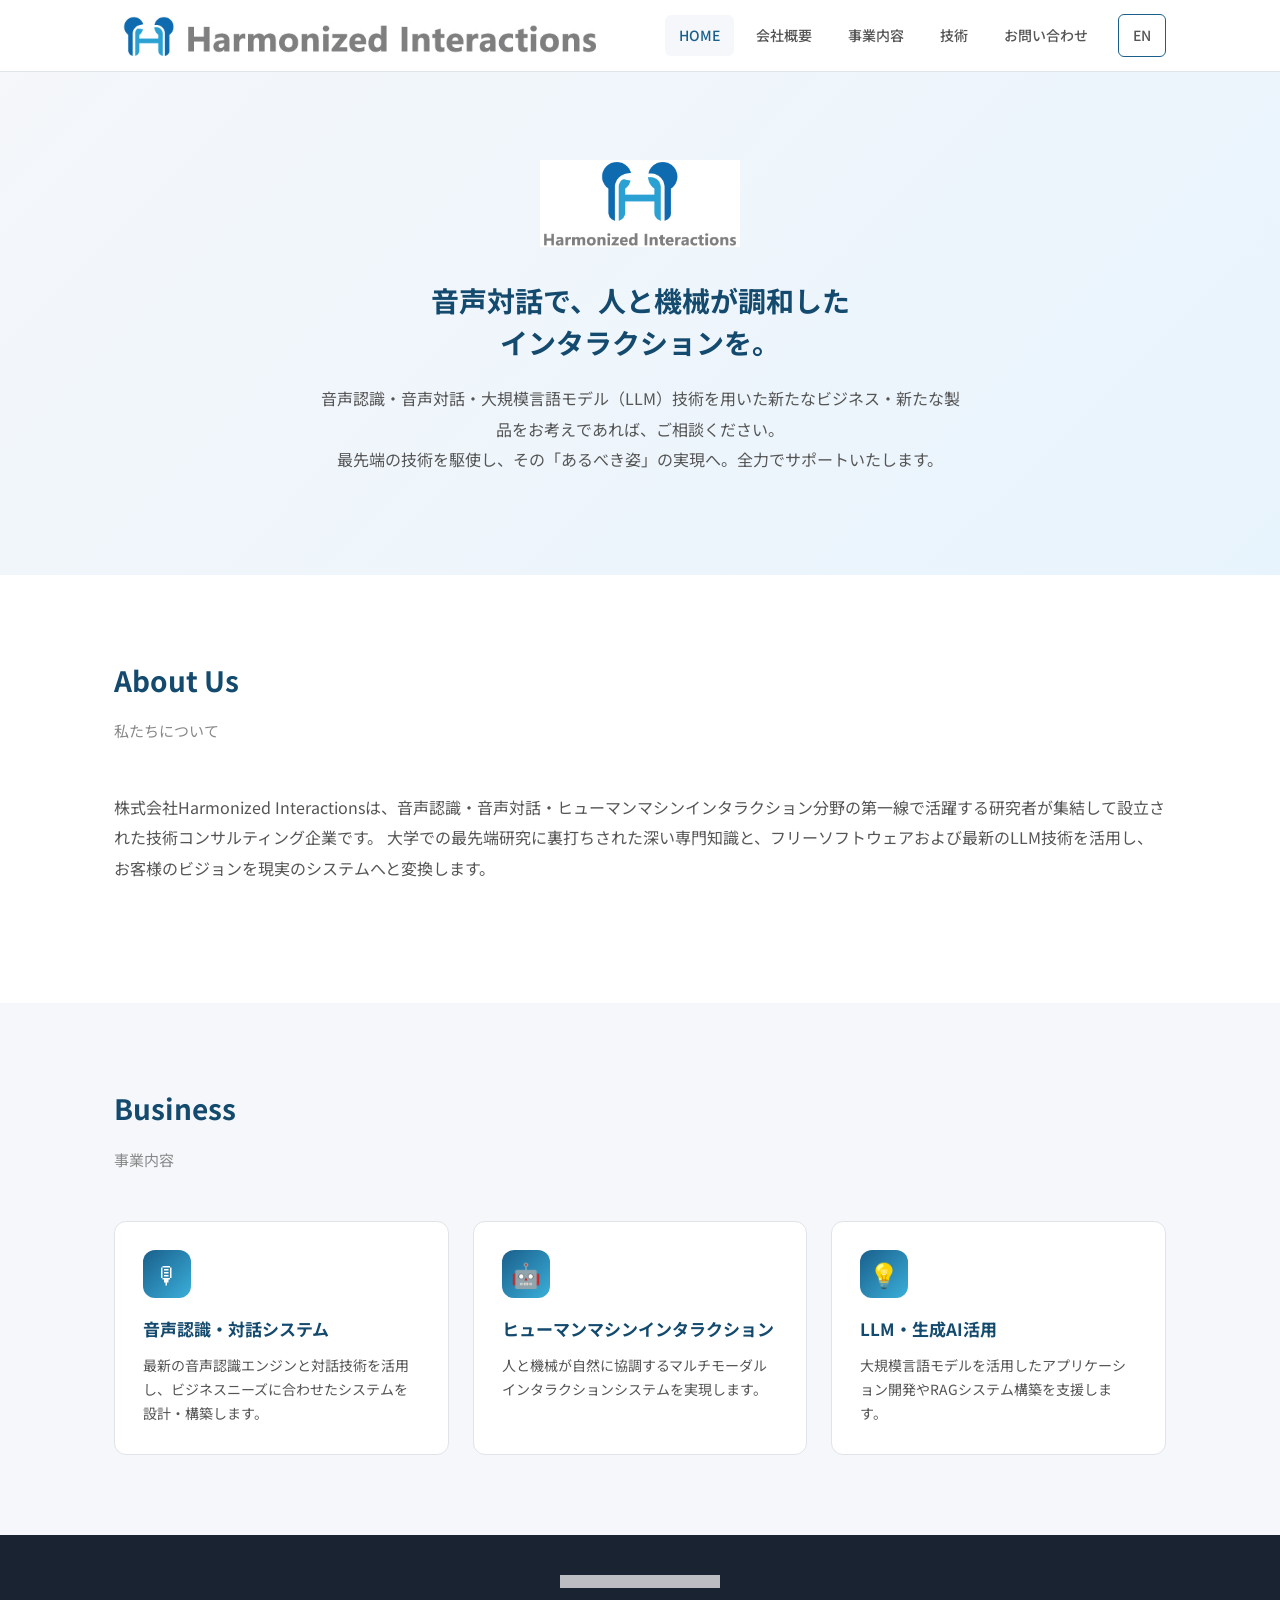
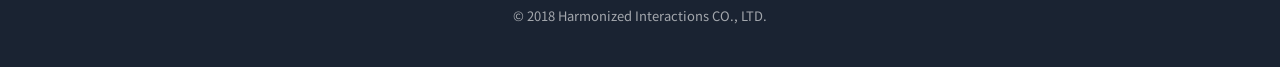
<file: index.html>
<!DOCTYPE html>
<html lang="ja">
<head>
  <meta charset="UTF-8">
  <meta name="viewport" content="width=device-width, initial-scale=1.0">
  <title>株式会社Harmonized Interactions</title>
  <meta name="description" content="音声認識・音声対話・LLM技術で人と機械が調和したインタラクションを実現する株式会社Harmonized Interactions">
  <meta property="og:title" content="株式会社Harmonized Interactions">
  <meta property="og:description" content="音声認識・音声対話・LLM技術で人と機械が調和したインタラクションを実現">
  <meta property="og:type" content="website">
  <meta property="og:url" content="https://harmonized-interactions.com/">
  <meta property="og:image" content="https://harmonized-interactions.com/assets/img/logo-vertical.jpg">
  <link rel="preconnect" href="https://fonts.googleapis.com">
  <link rel="preconnect" href="https://fonts.gstatic.com" crossorigin>
  <link href="https://fonts.googleapis.com/css2?family=Noto+Sans+JP:wght@400;500;700&family=Noto+Sans:wght@400;500;700&display=swap" rel="stylesheet">
  <link rel="stylesheet" href="assets/css/style.css">
</head>
<body>

  <!-- Header -->
  <header class="site-header">
    <div class="header-inner">
      <a href="/" class="header-logo">
        <img src="assets/img/logo.jpg" alt="Harmonized Interactions">
      </a>
      <button class="hamburger" aria-label="メニュー">
        <span></span><span></span><span></span>
      </button>
      <nav class="header-nav">
        <a href="/" class="active">HOME</a>
        <a href="company.html">会社概要</a>
        <a href="business.html">事業内容</a>
        <a href="technology.html">技術</a>
        <a href="contact.html">お問い合わせ</a>
        <a href="en/" class="lang-switch">EN</a>
      </nav>
    </div>
  </header>

  <!-- Hero -->
  <section class="hero">
    <div class="container">
      <img src="assets/img/logo-vertical.jpg" alt="Harmonized Interactions" class="hero-logo">
      <h1>音声対話で、人と機械が調和した<br>インタラクションを。</h1>
      <p>
        音声認識・音声対話・大規模言語モデル（LLM）技術を用いた新たなビジネス・新たな製品をお考えであれば、ご相談ください。<br>
        最先端の技術を駆使し、その「あるべき姿」の実現へ。全力でサポートいたします。
      </p>
    </div>
  </section>

  <!-- About Summary -->
  <section class="section">
    <div class="container">
      <h2 class="section-title">About Us</h2>
      <p class="section-subtitle">私たちについて</p>
      <p class="section-lead">
        株式会社Harmonized Interactionsは、音声認識・音声対話・ヒューマンマシンインタラクション分野の第一線で活躍する研究者が集結して設立された技術コンサルティング企業です。
        大学での最先端研究に裏打ちされた深い専門知識と、フリーソフトウェアおよび最新のLLM技術を活用し、お客様のビジョンを現実のシステムへと変換します。
      </p>
    </div>
  </section>

  <!-- Business Summary -->
  <section class="section section--alt">
    <div class="container">
      <h2 class="section-title">Business</h2>
      <p class="section-subtitle">事業内容</p>
      <div class="business-grid">
        <div class="business-card">
          <div class="business-icon">&#x1F399;</div>
          <h3>音声認識・対話システム</h3>
          <p>最新の音声認識エンジンと対話技術を活用し、ビジネスニーズに合わせたシステムを設計・構築します。</p>
        </div>
        <div class="business-card">
          <div class="business-icon">&#x1F916;</div>
          <h3>ヒューマンマシンインタラクション</h3>
          <p>人と機械が自然に協調するマルチモーダルインタラクションシステムを実現します。</p>
        </div>
        <div class="business-card">
          <div class="business-icon">&#x1F4A1;</div>
          <h3>LLM・生成AI活用</h3>
          <p>大規模言語モデルを活用したアプリケーション開発やRAGシステム構築を支援します。</p>
        </div>
      </div>
    </div>
  </section>

  <!-- Footer -->
  <footer class="site-footer">
    <div class="container">
      <img src="assets/img/logo.jpg" alt="Harmonized Interactions" class="footer-logo">
      <p>&copy; 2018 Harmonized Interactions CO., LTD.</p>
    </div>
  </footer>

  <script src="assets/js/main.js"></script>
</body>
</html>
</file>
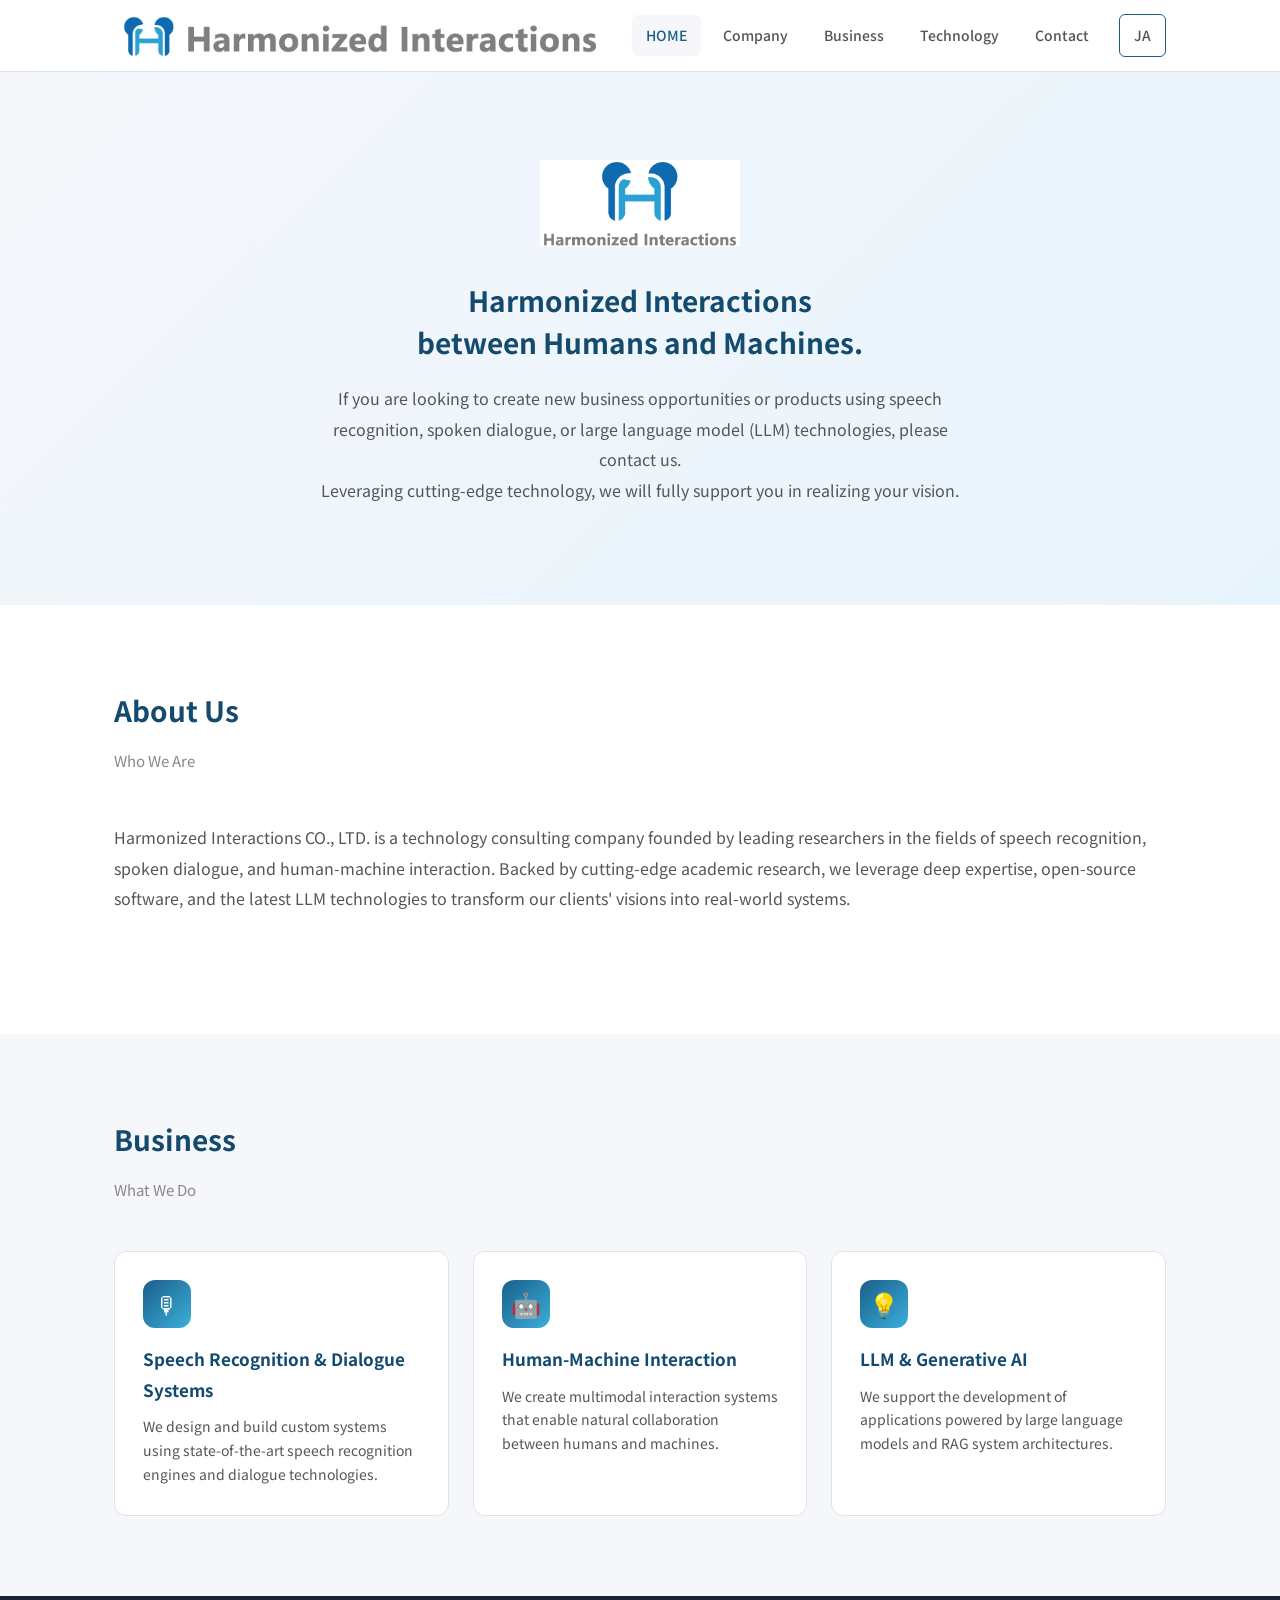
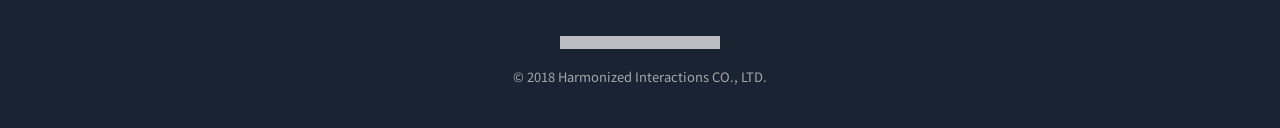
<file: en/index.html>
<!DOCTYPE html>
<html lang="en">
<head>
  <meta charset="UTF-8">
  <meta name="viewport" content="width=device-width, initial-scale=1.0">
  <title>Harmonized Interactions CO., LTD.</title>
  <meta name="description" content="Harmonized Interactions - Bridging humans and machines through speech recognition, spoken dialogue, and LLM technologies">
  <meta property="og:title" content="Harmonized Interactions CO., LTD.">
  <meta property="og:description" content="Bridging humans and machines through speech recognition, spoken dialogue, and LLM technologies">
  <meta property="og:type" content="website">
  <meta property="og:url" content="https://harmonized-interactions.com/en/">
  <meta property="og:image" content="https://harmonized-interactions.com/assets/img/logo-vertical.jpg">
  <link rel="preconnect" href="https://fonts.googleapis.com">
  <link rel="preconnect" href="https://fonts.gstatic.com" crossorigin>
  <link href="https://fonts.googleapis.com/css2?family=Noto+Sans+JP:wght@400;500;700&family=Noto+Sans:wght@400;500;700&display=swap" rel="stylesheet">
  <link rel="stylesheet" href="../assets/css/style.css">
</head>
<body>

  <header class="site-header">
    <div class="header-inner">
      <a href="/en/" class="header-logo"><img src="../assets/img/logo.jpg" alt="Harmonized Interactions"></a>
      <button class="hamburger" aria-label="Menu"><span></span><span></span><span></span></button>
      <nav class="header-nav">
        <a href="/en/" class="active">HOME</a>
        <a href="company.html">Company</a>
        <a href="business.html">Business</a>
        <a href="technology.html">Technology</a>
        <a href="contact.html">Contact</a>
        <a href="/" class="lang-switch">JA</a>
      </nav>
    </div>
  </header>

  <section class="hero">
    <div class="container">
      <img src="../assets/img/logo-vertical.jpg" alt="Harmonized Interactions" class="hero-logo">
      <h1>Harmonized Interactions<br>between Humans and Machines.</h1>
      <p>
        If you are looking to create new business opportunities or products using speech recognition, spoken dialogue, or large language model (LLM) technologies, please contact us.<br>
        Leveraging cutting-edge technology, we will fully support you in realizing your vision.
      </p>
    </div>
  </section>

  <section class="section">
    <div class="container">
      <h2 class="section-title">About Us</h2>
      <p class="section-subtitle">Who We Are</p>
      <p class="section-lead">
        Harmonized Interactions CO., LTD. is a technology consulting company founded by leading researchers in the fields of speech recognition, spoken dialogue, and human-machine interaction.
        Backed by cutting-edge academic research, we leverage deep expertise, open-source software, and the latest LLM technologies to transform our clients' visions into real-world systems.
      </p>
    </div>
  </section>

  <section class="section section--alt">
    <div class="container">
      <h2 class="section-title">Business</h2>
      <p class="section-subtitle">What We Do</p>
      <div class="business-grid">
        <div class="business-card">
          <div class="business-icon">&#x1F399;</div>
          <h3>Speech Recognition &amp; Dialogue Systems</h3>
          <p>We design and build custom systems using state-of-the-art speech recognition engines and dialogue technologies.</p>
        </div>
        <div class="business-card">
          <div class="business-icon">&#x1F916;</div>
          <h3>Human-Machine Interaction</h3>
          <p>We create multimodal interaction systems that enable natural collaboration between humans and machines.</p>
        </div>
        <div class="business-card">
          <div class="business-icon">&#x1F4A1;</div>
          <h3>LLM &amp; Generative AI</h3>
          <p>We support the development of applications powered by large language models and RAG system architectures.</p>
        </div>
      </div>
    </div>
  </section>

  <footer class="site-footer">
    <div class="container">
      <img src="../assets/img/logo.jpg" alt="Harmonized Interactions" class="footer-logo">
      <p>&copy; 2018 Harmonized Interactions CO., LTD.</p>
    </div>
  </footer>

  <script src="../assets/js/main.js"></script>
</body>
</html>
</file>
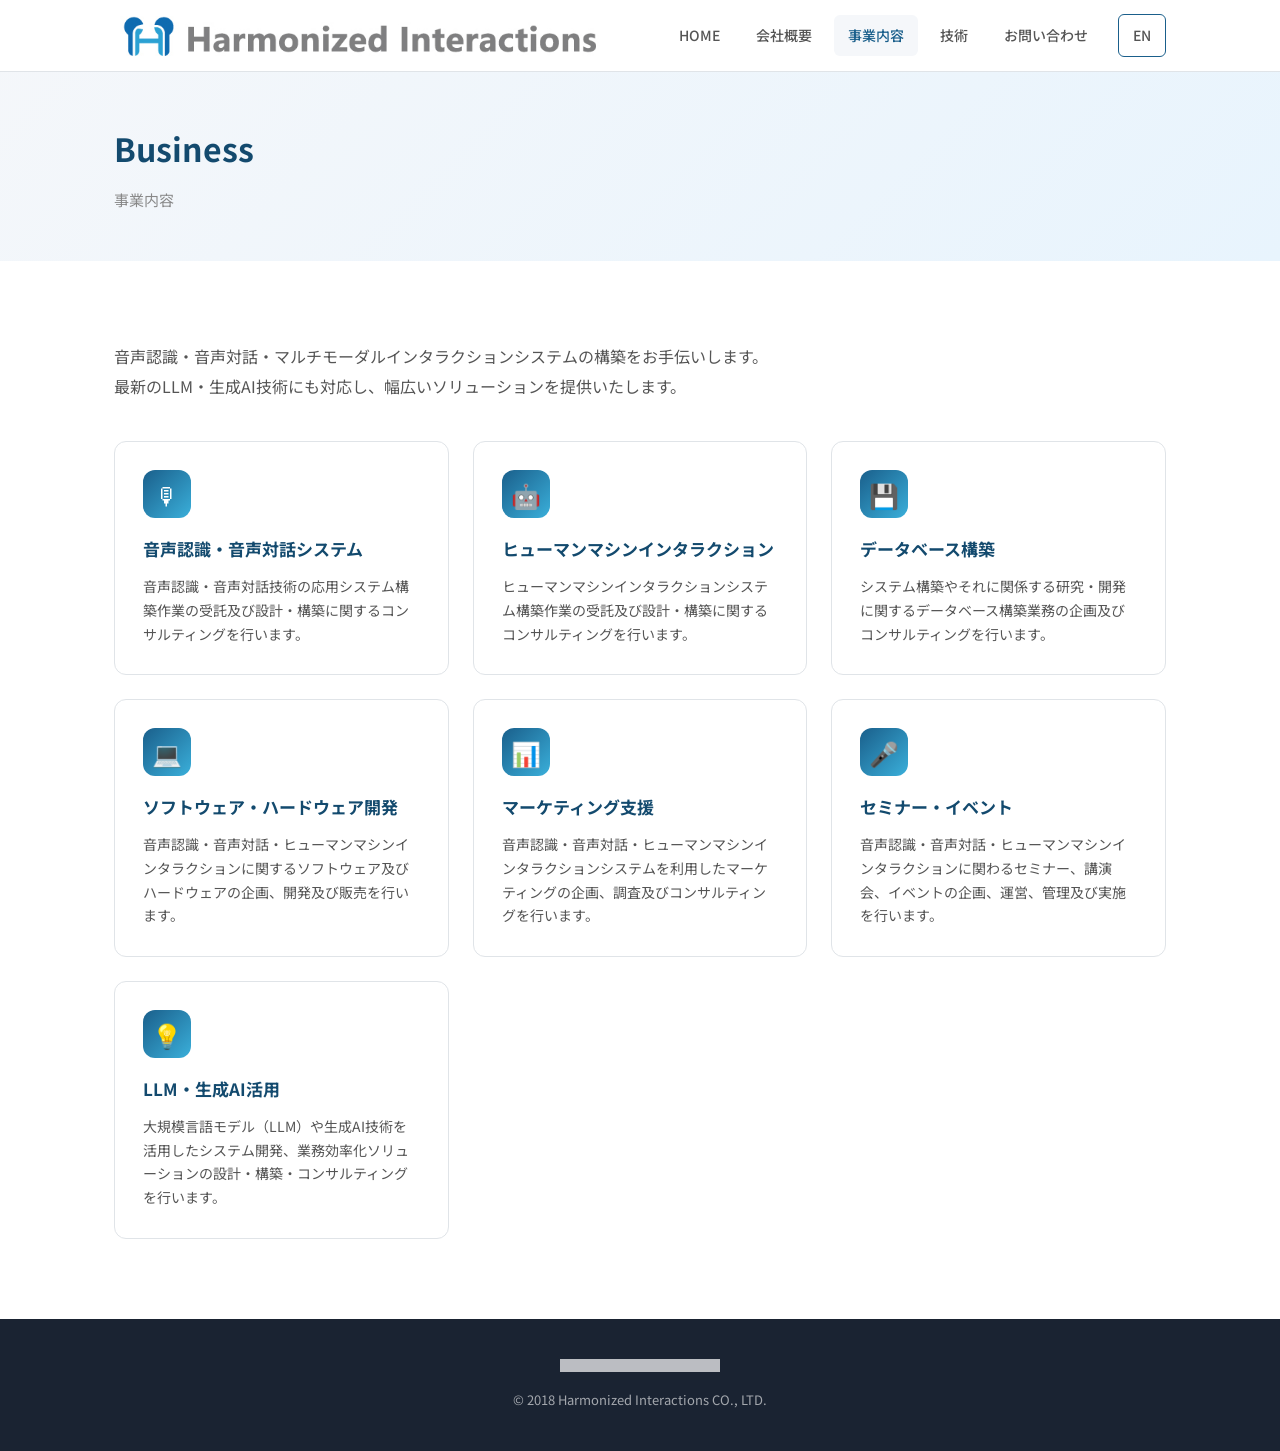
<file: business.html>
<!DOCTYPE html>
<html lang="ja">
<head>
  <meta charset="UTF-8">
  <meta name="viewport" content="width=device-width, initial-scale=1.0">
  <title>事業内容 - 株式会社Harmonized Interactions</title>
  <meta name="description" content="株式会社Harmonized Interactionsの事業内容 - 音声認識・音声対話・LLM技術のコンサルティングとシステム開発">
  <link rel="preconnect" href="https://fonts.googleapis.com">
  <link rel="preconnect" href="https://fonts.gstatic.com" crossorigin>
  <link href="https://fonts.googleapis.com/css2?family=Noto+Sans+JP:wght@400;500;700&family=Noto+Sans:wght@400;500;700&display=swap" rel="stylesheet">
  <link rel="stylesheet" href="assets/css/style.css">
</head>
<body>

  <header class="site-header">
    <div class="header-inner">
      <a href="/" class="header-logo"><img src="assets/img/logo.jpg" alt="Harmonized Interactions"></a>
      <button class="hamburger" aria-label="メニュー"><span></span><span></span><span></span></button>
      <nav class="header-nav">
        <a href="/">HOME</a>
        <a href="company.html">会社概要</a>
        <a href="business.html" class="active">事業内容</a>
        <a href="technology.html">技術</a>
        <a href="contact.html">お問い合わせ</a>
        <a href="en/business.html" class="lang-switch">EN</a>
      </nav>
    </div>
  </header>

  <section class="page-header">
    <div class="container">
      <h1>Business</h1>
      <p>事業内容</p>
    </div>
  </section>

  <section class="section">
    <div class="container">
      <p class="section-lead">
        音声認識・音声対話・マルチモーダルインタラクションシステムの構築をお手伝いします。<br>
        最新のLLM・生成AI技術にも対応し、幅広いソリューションを提供いたします。
      </p>
      <div class="business-grid">

        <div class="business-card">
          <div class="business-icon">&#x1F399;</div>
          <h3>音声認識・音声対話システム</h3>
          <p>音声認識・音声対話技術の応用システム構築作業の受託及び設計・構築に関するコンサルティングを行います。</p>
        </div>

        <div class="business-card">
          <div class="business-icon">&#x1F916;</div>
          <h3>ヒューマンマシンインタラクション</h3>
          <p>ヒューマンマシンインタラクションシステム構築作業の受託及び設計・構築に関するコンサルティングを行います。</p>
        </div>

        <div class="business-card">
          <div class="business-icon">&#x1F4BE;</div>
          <h3>データベース構築</h3>
          <p>システム構築やそれに関係する研究・開発に関するデータベース構築業務の企画及びコンサルティングを行います。</p>
        </div>

        <div class="business-card">
          <div class="business-icon">&#x1F4BB;</div>
          <h3>ソフトウェア・ハードウェア開発</h3>
          <p>音声認識・音声対話・ヒューマンマシンインタラクションに関するソフトウェア及びハードウェアの企画、開発及び販売を行います。</p>
        </div>

        <div class="business-card">
          <div class="business-icon">&#x1F4CA;</div>
          <h3>マーケティング支援</h3>
          <p>音声認識・音声対話・ヒューマンマシンインタラクションシステムを利用したマーケティングの企画、調査及びコンサルティングを行います。</p>
        </div>

        <div class="business-card">
          <div class="business-icon">&#x1F3A4;</div>
          <h3>セミナー・イベント</h3>
          <p>音声認識・音声対話・ヒューマンマシンインタラクションに関わるセミナー、講演会、イベントの企画、運営、管理及び実施を行います。</p>
        </div>

        <div class="business-card">
          <div class="business-icon">&#x1F4A1;</div>
          <h3>LLM・生成AI活用</h3>
          <p>大規模言語モデル（LLM）や生成AI技術を活用したシステム開発、業務効率化ソリューションの設計・構築・コンサルティングを行います。</p>
        </div>

      </div>
    </div>
  </section>

  <footer class="site-footer">
    <div class="container">
      <img src="assets/img/logo.jpg" alt="Harmonized Interactions" class="footer-logo">
      <p>&copy; 2018 Harmonized Interactions CO., LTD.</p>
    </div>
  </footer>

  <script src="assets/js/main.js"></script>
</body>
</html>
</file>
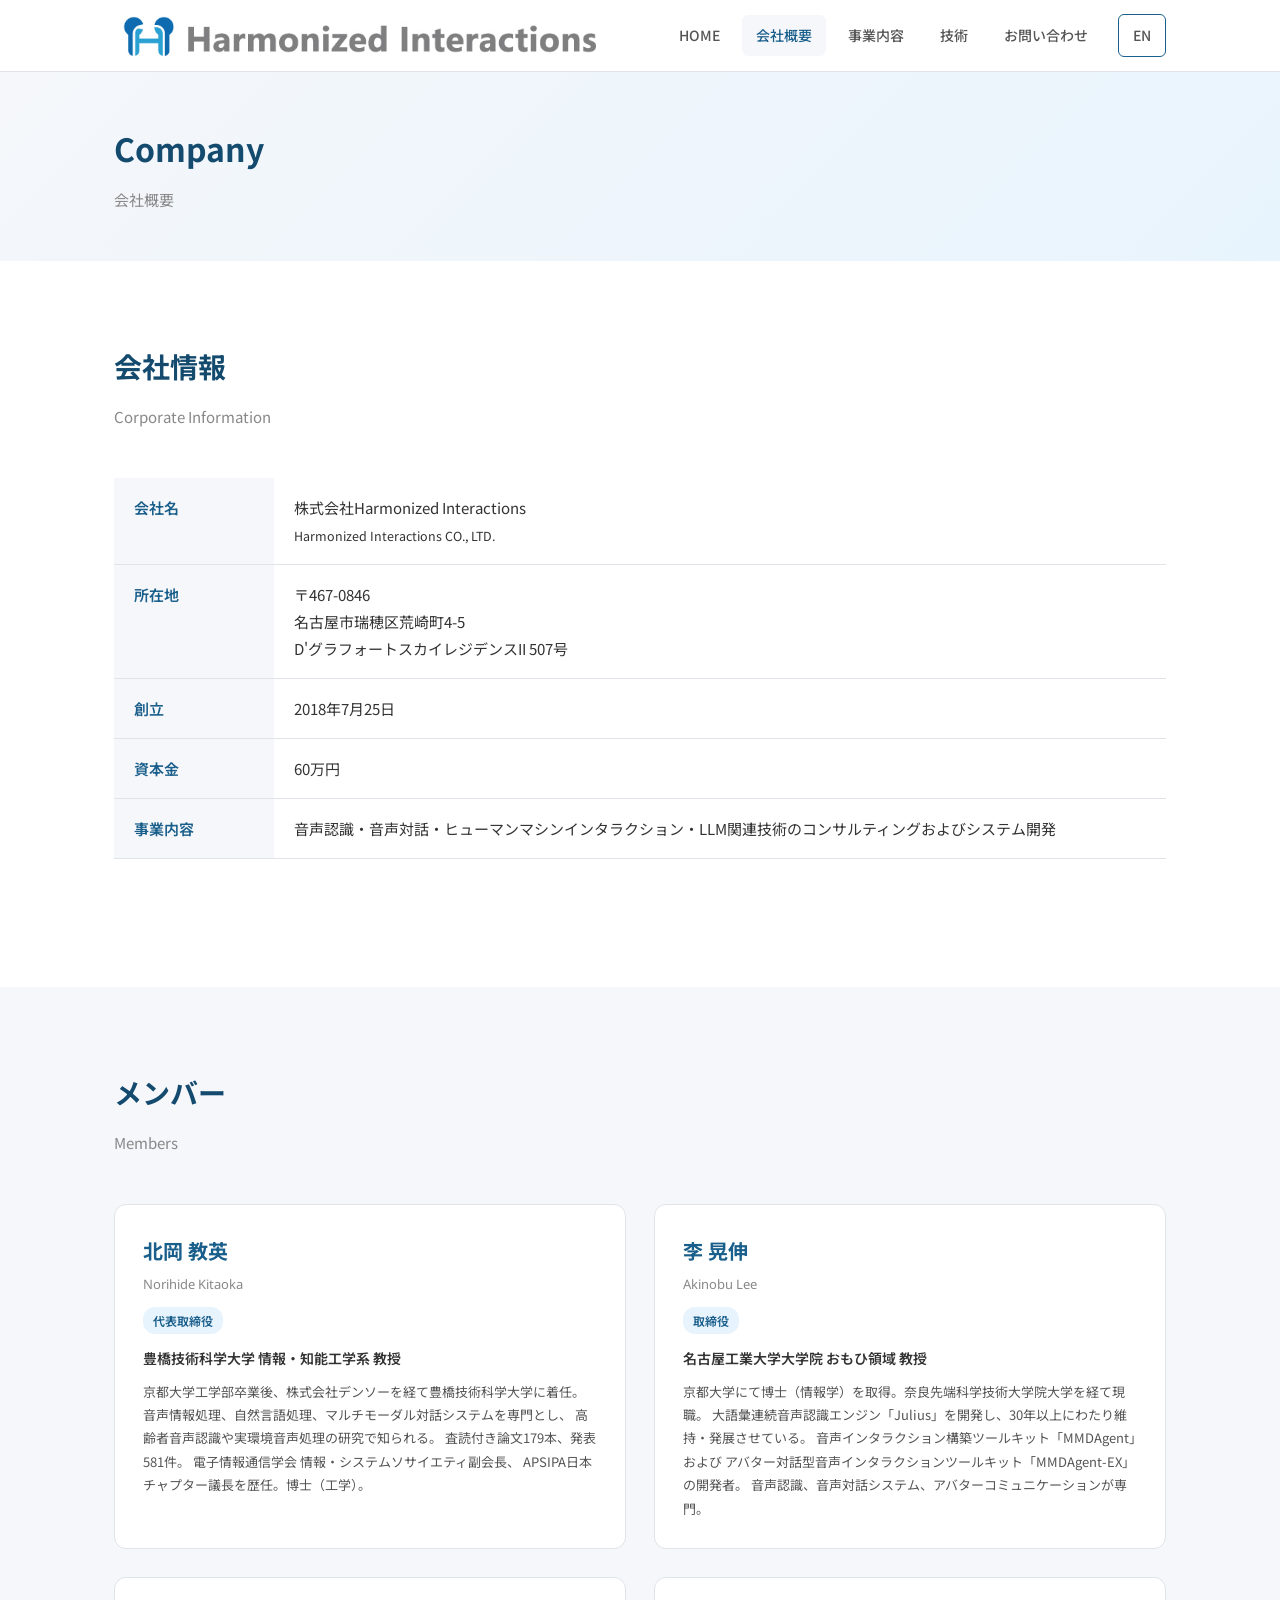
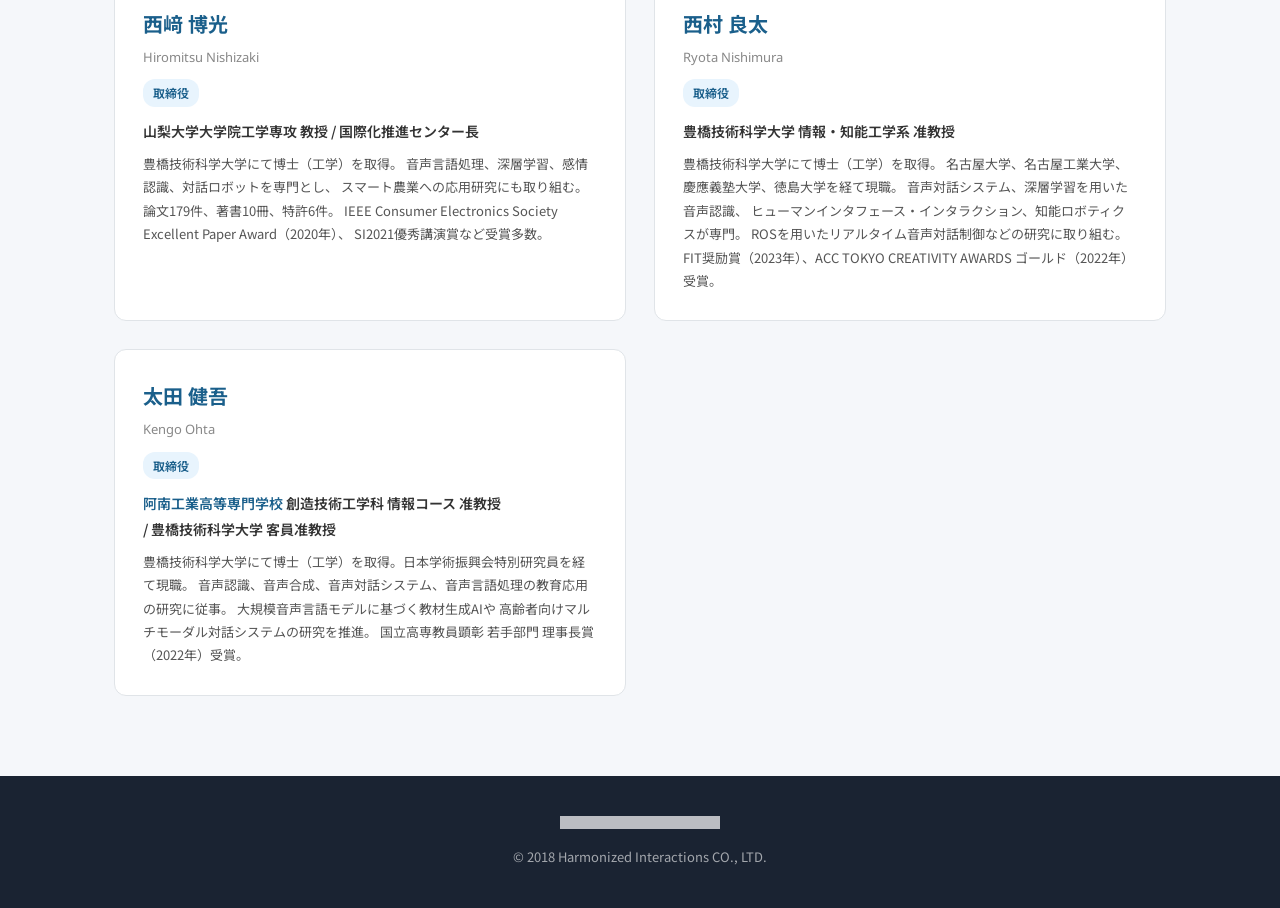
<file: company.html>
<!DOCTYPE html>
<html lang="ja">
<head>
  <meta charset="UTF-8">
  <meta name="viewport" content="width=device-width, initial-scale=1.0">
  <title>会社概要 - 株式会社Harmonized Interactions</title>
  <meta name="description" content="株式会社Harmonized Interactionsの会社概要・メンバー紹介">
  <link rel="preconnect" href="https://fonts.googleapis.com">
  <link rel="preconnect" href="https://fonts.gstatic.com" crossorigin>
  <link href="https://fonts.googleapis.com/css2?family=Noto+Sans+JP:wght@400;500;700&family=Noto+Sans:wght@400;500;700&display=swap" rel="stylesheet">
  <link rel="stylesheet" href="assets/css/style.css">
</head>
<body>

  <header class="site-header">
    <div class="header-inner">
      <a href="/" class="header-logo"><img src="assets/img/logo.jpg" alt="Harmonized Interactions"></a>
      <button class="hamburger" aria-label="メニュー"><span></span><span></span><span></span></button>
      <nav class="header-nav">
        <a href="/">HOME</a>
        <a href="company.html" class="active">会社概要</a>
        <a href="business.html">事業内容</a>
        <a href="technology.html">技術</a>
        <a href="contact.html">お問い合わせ</a>
        <a href="en/company.html" class="lang-switch">EN</a>
      </nav>
    </div>
  </header>

  <section class="page-header">
    <div class="container">
      <h1>Company</h1>
      <p>会社概要</p>
    </div>
  </section>

  <!-- Company Info -->
  <section class="section">
    <div class="container">
      <h2 class="section-title">会社情報</h2>
      <p class="section-subtitle">Corporate Information</p>
      <table class="info-table">
        <tr><th>会社名</th><td>株式会社Harmonized Interactions<br><small>Harmonized Interactions CO., LTD.</small></td></tr>
        <tr><th>所在地</th><td>〒467-0846<br>名古屋市瑞穂区荒崎町4-5<br>D'グラフォートスカイレジデンスII 507号</td></tr>
        <tr><th>創立</th><td>2018年7月25日</td></tr>
        <tr><th>資本金</th><td>60万円</td></tr>
        <tr><th>事業内容</th><td>音声認識・音声対話・ヒューマンマシンインタラクション・LLM関連技術のコンサルティングおよびシステム開発</td></tr>
      </table>
    </div>
  </section>

  <!-- Members -->
  <section class="section section--alt">
    <div class="container">
      <h2 class="section-title">メンバー</h2>
      <p class="section-subtitle">Members</p>
      <div class="members-grid">

        <div class="member-card">
          <div class="member-name"><a href="https://sites.google.com/site/norihidekitaokashome/home" target="_blank" rel="noopener noreferrer">北岡 教英</a></div>
          <div class="member-name-en">Norihide Kitaoka</div>
          <span class="member-role">代表取締役</span>
          <div class="member-affiliation">豊橋技術科学大学 情報・知能工学系 教授</div>
          <p class="member-desc">
            京都大学工学部卒業後、株式会社デンソーを経て豊橋技術科学大学に着任。
            音声情報処理、自然言語処理、マルチモーダル対話システムを専門とし、
            高齢者音声認識や実環境音声処理の研究で知られる。
            査読付き論文179本、発表581件。
            電子情報通信学会 情報・システムソサイエティ副会長、
            APSIPA日本チャプター議長を歴任。博士（工学）。
          </p>
        </div>

        <div class="member-card">
          <div class="member-name"><a href="https://www.slp.nitech.ac.jp/members/ri/" target="_blank" rel="noopener noreferrer">李 晃伸</a></div>
          <div class="member-name-en">Akinobu Lee</div>
          <span class="member-role">取締役</span>
          <div class="member-affiliation">名古屋工業大学大学院 おもひ領域 教授</div>
          <p class="member-desc">
            京都大学にて博士（情報学）を取得。奈良先端科学技術大学院大学を経て現職。
            大語彙連続音声認識エンジン「Julius」を開発し、30年以上にわたり維持・発展させている。
            音声インタラクション構築ツールキット「MMDAgent」および
            アバター対話型音声インタラクションツールキット「MMDAgent-EX」の開発者。
            音声認識、音声対話システム、アバターコミュニケーションが専門。
          </p>
        </div>

        <div class="member-card">
          <div class="member-name"><a href="https://www.alps-lab.org/" target="_blank" rel="noopener noreferrer">西﨑 博光</a></div>
          <div class="member-name-en">Hiromitsu Nishizaki</div>
          <span class="member-role">取締役</span>
          <div class="member-affiliation">山梨大学大学院工学専攻 教授 / 国際化推進センター長</div>
          <p class="member-desc">
            豊橋技術科学大学にて博士（工学）を取得。
            音声言語処理、深層学習、感情認識、対話ロボットを専門とし、
            スマート農業への応用研究にも取り組む。
            論文179件、著書10冊、特許6件。
            IEEE Consumer Electronics Society Excellent Paper Award（2020年）、
            SI2021優秀講演賞など受賞多数。
          </p>
        </div>

        <div class="member-card">
          <div class="member-name"><a href="https://ryota.nishimura.name/" target="_blank" rel="noopener noreferrer">西村 良太</a></div>
          <div class="member-name-en">Ryota Nishimura</div>
          <span class="member-role">取締役</span>
          <div class="member-affiliation">豊橋技術科学大学 情報・知能工学系 准教授</div>
          <p class="member-desc">
            豊橋技術科学大学にて博士（工学）を取得。
            名古屋大学、名古屋工業大学、慶應義塾大学、徳島大学を経て現職。
            音声対話システム、深層学習を用いた音声認識、
            ヒューマンインタフェース・インタラクション、知能ロボティクスが専門。
            ROSを用いたリアルタイム音声対話制御などの研究に取り組む。
            FIT奨励賞（2023年）、ACC TOKYO CREATIVITY AWARDS ゴールド（2022年）受賞。
          </p>
        </div>

        <div class="member-card">
          <div class="member-name">
            <a href="https://ota.github.io/" target="_blank" rel="noopener noreferrer">太田 健吾</a>
          </div>
          <div class="member-name-en">Kengo Ohta</div>
          <span class="member-role">取締役</span>
          <div class="member-affiliation">
            <a href="https://www.anan-nct.ac.jp/" target="_blank" rel="noopener noreferrer">阿南工業高等専門学校</a> 創造技術工学科 情報コース 准教授<br> / 豊橋技術科学大学 客員准教授
          </div>
          <p class="member-desc">
            豊橋技術科学大学にて博士（工学）を取得。日本学術振興会特別研究員を経て現職。
            音声認識、音声合成、音声対話システム、音声言語処理の教育応用の研究に従事。
            大規模音声言語モデルに基づく教材生成AIや
            高齢者向けマルチモーダル対話システムの研究を推進。
            国立高専教員顕彰 若手部門 理事長賞（2022年）受賞。
          </p>
        </div>

      </div>
    </div>
  </section>

  <footer class="site-footer">
    <div class="container">
      <img src="assets/img/logo.jpg" alt="Harmonized Interactions" class="footer-logo">
      <p>&copy; 2018 Harmonized Interactions CO., LTD.</p>
    </div>
  </footer>

  <script src="assets/js/main.js"></script>
</body>
</html>
</file>
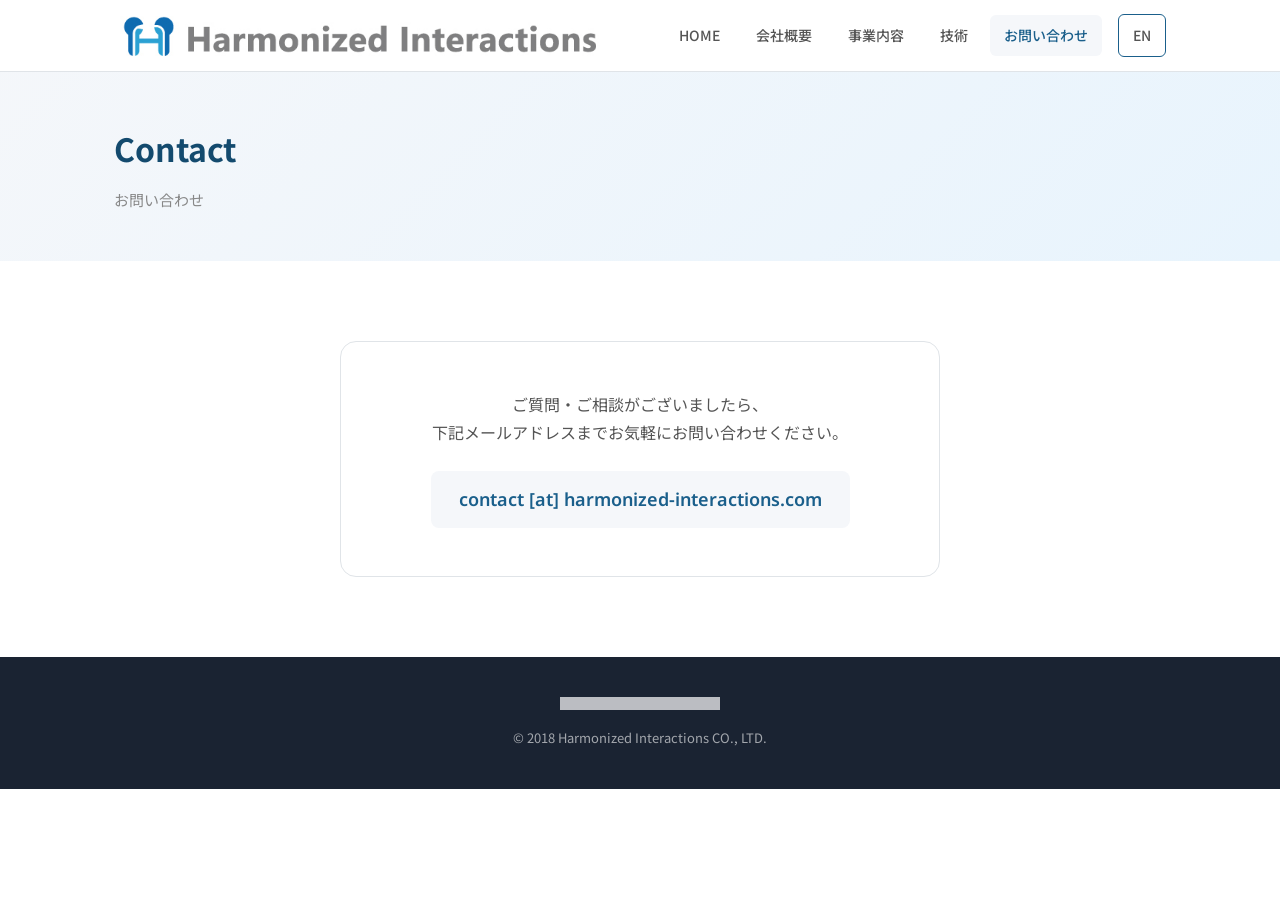
<file: contact.html>
<!DOCTYPE html>
<html lang="ja">
<head>
  <meta charset="UTF-8">
  <meta name="viewport" content="width=device-width, initial-scale=1.0">
  <title>お問い合わせ - 株式会社Harmonized Interactions</title>
  <meta name="description" content="株式会社Harmonized Interactionsへのお問い合わせ">
  <link rel="preconnect" href="https://fonts.googleapis.com">
  <link rel="preconnect" href="https://fonts.gstatic.com" crossorigin>
  <link href="https://fonts.googleapis.com/css2?family=Noto+Sans+JP:wght@400;500;700&family=Noto+Sans:wght@400;500;700&display=swap" rel="stylesheet">
  <link rel="stylesheet" href="assets/css/style.css">
</head>
<body>

  <header class="site-header">
    <div class="header-inner">
      <a href="/" class="header-logo"><img src="assets/img/logo.jpg" alt="Harmonized Interactions"></a>
      <button class="hamburger" aria-label="メニュー"><span></span><span></span><span></span></button>
      <nav class="header-nav">
        <a href="/">HOME</a>
        <a href="company.html">会社概要</a>
        <a href="business.html">事業内容</a>
        <a href="technology.html">技術</a>
        <a href="contact.html" class="active">お問い合わせ</a>
        <a href="en/contact.html" class="lang-switch">EN</a>
      </nav>
    </div>
  </header>

  <section class="page-header">
    <div class="container">
      <h1>Contact</h1>
      <p>お問い合わせ</p>
    </div>
  </section>

  <section class="section">
    <div class="container">
      <div class="contact-box">
        <p>
          ご質問・ご相談がございましたら、<br>
          下記メールアドレスまでお気軽にお問い合わせください。
        </p>
        <div class="contact-email">
          contact [at] harmonized-interactions.com
        </div>
      </div>
    </div>
  </section>

  <footer class="site-footer">
    <div class="container">
      <img src="assets/img/logo.jpg" alt="Harmonized Interactions" class="footer-logo">
      <p>&copy; 2018 Harmonized Interactions CO., LTD.</p>
    </div>
  </footer>

  <script src="assets/js/main.js"></script>
</body>
</html>
</file>
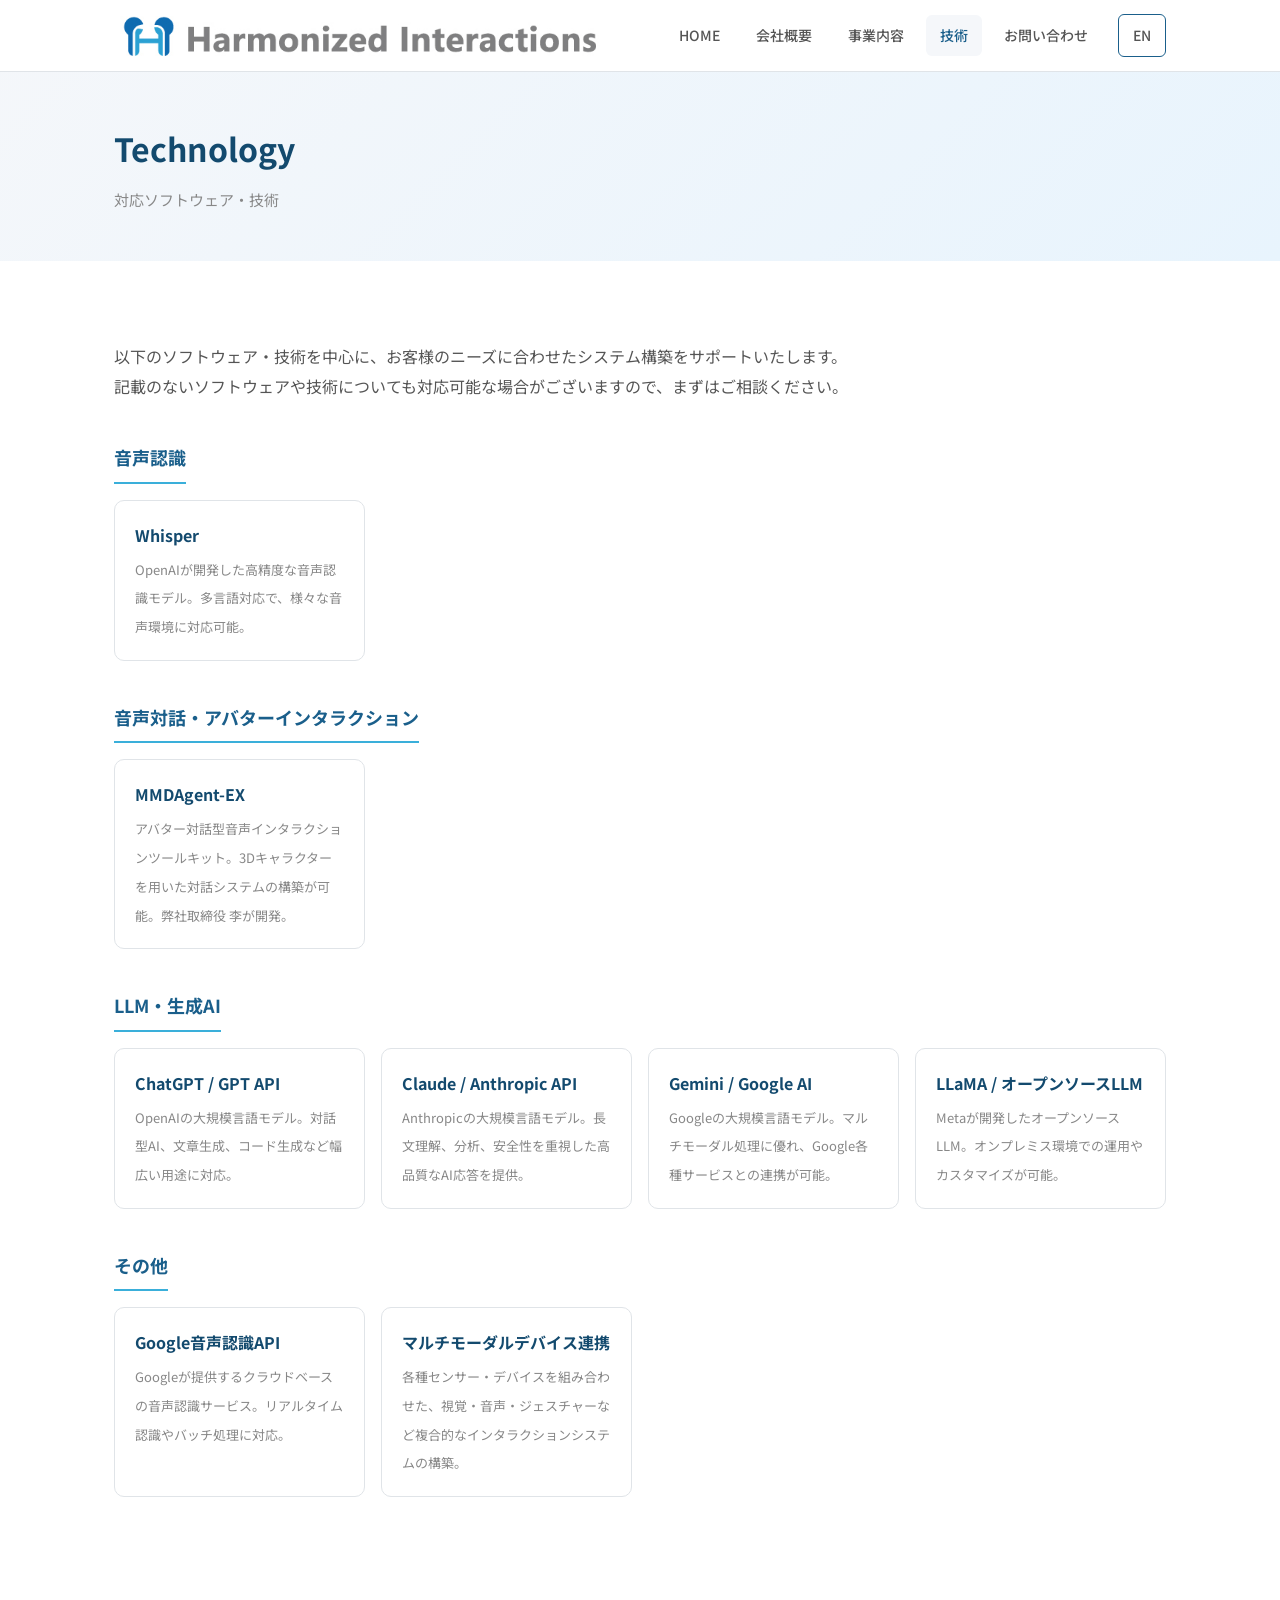
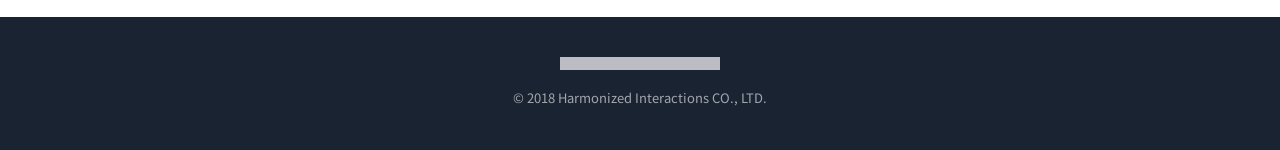
<file: technology.html>
<!DOCTYPE html>
<html lang="ja">
<head>
  <meta charset="UTF-8">
  <meta name="viewport" content="width=device-width, initial-scale=1.0">
  <title>対応技術 - 株式会社Harmonized Interactions</title>
  <meta name="description" content="株式会社Harmonized Interactionsの対応ソフトウェア・技術スタック">
  <link rel="preconnect" href="https://fonts.googleapis.com">
  <link rel="preconnect" href="https://fonts.gstatic.com" crossorigin>
  <link href="https://fonts.googleapis.com/css2?family=Noto+Sans+JP:wght@400;500;700&family=Noto+Sans:wght@400;500;700&display=swap" rel="stylesheet">
  <link rel="stylesheet" href="assets/css/style.css">
</head>
<body>

  <header class="site-header">
    <div class="header-inner">
      <a href="/" class="header-logo"><img src="assets/img/logo.jpg" alt="Harmonized Interactions"></a>
      <button class="hamburger" aria-label="メニュー"><span></span><span></span><span></span></button>
      <nav class="header-nav">
        <a href="/">HOME</a>
        <a href="company.html">会社概要</a>
        <a href="business.html">事業内容</a>
        <a href="technology.html" class="active">技術</a>
        <a href="contact.html">お問い合わせ</a>
        <a href="en/technology.html" class="lang-switch">EN</a>
      </nav>
    </div>
  </header>

  <section class="page-header">
    <div class="container">
      <h1>Technology</h1>
      <p>対応ソフトウェア・技術</p>
    </div>
  </section>

  <section class="section">
    <div class="container">
      <p class="section-lead">
        以下のソフトウェア・技術を中心に、お客様のニーズに合わせたシステム構築をサポートいたします。<br>
        記載のないソフトウェアや技術についても対応可能な場合がございますので、まずはご相談ください。
      </p>

      <div class="tech-category">
        <h3>音声認識</h3>
        <ul class="tech-list">
          <li class="tech-item">
            <strong>Whisper</strong>
            <span>OpenAIが開発した高精度な音声認識モデル。多言語対応で、様々な音声環境に対応可能。</span>
          </li>
        </ul>
      </div>

      <div class="tech-category">
        <h3>音声対話・アバターインタラクション</h3>
        <ul class="tech-list">
          <li class="tech-item">
            <strong>MMDAgent-EX</strong>
            <span>アバター対話型音声インタラクションツールキット。3Dキャラクターを用いた対話システムの構築が可能。弊社取締役 李が開発。</span>
          </li>
        </ul>
      </div>

      <div class="tech-category">
        <h3>LLM・生成AI</h3>
        <ul class="tech-list">
          <li class="tech-item">
            <strong>ChatGPT / GPT API</strong>
            <span>OpenAIの大規模言語モデル。対話型AI、文章生成、コード生成など幅広い用途に対応。</span>
          </li>
          <li class="tech-item">
            <strong>Claude / Anthropic API</strong>
            <span>Anthropicの大規模言語モデル。長文理解、分析、安全性を重視した高品質なAI応答を提供。</span>
          </li>
          <li class="tech-item">
            <strong>Gemini / Google AI</strong>
            <span>Googleの大規模言語モデル。マルチモーダル処理に優れ、Google各種サービスとの連携が可能。</span>
          </li>
          <li class="tech-item">
            <strong>LLaMA / オープンソースLLM</strong>
            <span>Metaが開発したオープンソースLLM。オンプレミス環境での運用やカスタマイズが可能。</span>
          </li>
        </ul>
      </div>

      <div class="tech-category">
        <h3>その他</h3>
        <ul class="tech-list">
          <li class="tech-item">
            <strong>Google音声認識API</strong>
            <span>Googleが提供するクラウドベースの音声認識サービス。リアルタイム認識やバッチ処理に対応。</span>
          </li>
          <li class="tech-item">
            <strong>マルチモーダルデバイス連携</strong>
            <span>各種センサー・デバイスを組み合わせた、視覚・音声・ジェスチャーなど複合的なインタラクションシステムの構築。</span>
          </li>
        </ul>
      </div>

    </div>
  </section>

  <footer class="site-footer">
    <div class="container">
      <img src="assets/img/logo.jpg" alt="Harmonized Interactions" class="footer-logo">
      <p>&copy; 2018 Harmonized Interactions CO., LTD.</p>
    </div>
  </footer>

  <script src="assets/js/main.js"></script>
</body>
</html>
</file>
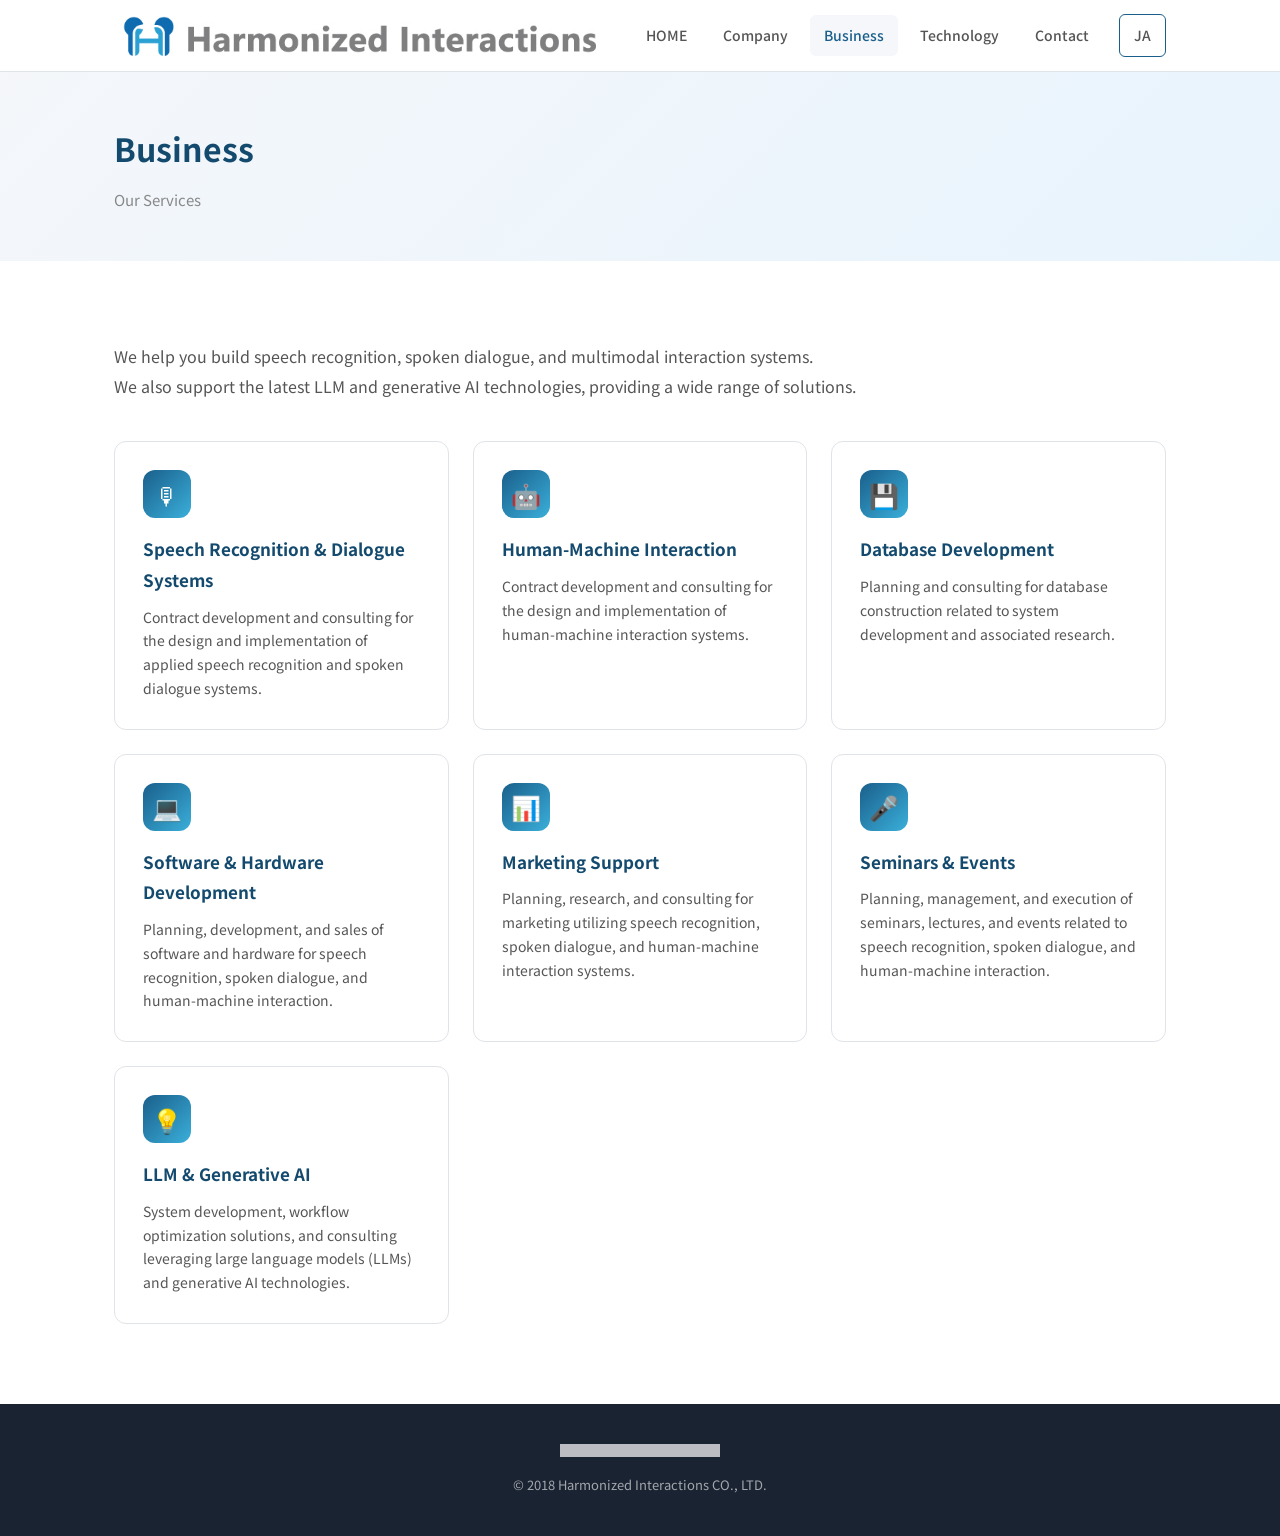
<file: en/business.html>
<!DOCTYPE html>
<html lang="en">
<head>
  <meta charset="UTF-8">
  <meta name="viewport" content="width=device-width, initial-scale=1.0">
  <title>Business - Harmonized Interactions</title>
  <meta name="description" content="Business outline of Harmonized Interactions - consulting and system development for speech and AI technologies">
  <link rel="preconnect" href="https://fonts.googleapis.com">
  <link rel="preconnect" href="https://fonts.gstatic.com" crossorigin>
  <link href="https://fonts.googleapis.com/css2?family=Noto+Sans+JP:wght@400;500;700&family=Noto+Sans:wght@400;500;700&display=swap" rel="stylesheet">
  <link rel="stylesheet" href="../assets/css/style.css">
</head>
<body>

  <header class="site-header">
    <div class="header-inner">
      <a href="/en/" class="header-logo"><img src="../assets/img/logo.jpg" alt="Harmonized Interactions"></a>
      <button class="hamburger" aria-label="Menu"><span></span><span></span><span></span></button>
      <nav class="header-nav">
        <a href="/en/">HOME</a>
        <a href="company.html">Company</a>
        <a href="business.html" class="active">Business</a>
        <a href="technology.html">Technology</a>
        <a href="contact.html">Contact</a>
        <a href="/business.html" class="lang-switch">JA</a>
      </nav>
    </div>
  </header>

  <section class="page-header">
    <div class="container">
      <h1>Business</h1>
      <p>Our Services</p>
    </div>
  </section>

  <section class="section">
    <div class="container">
      <p class="section-lead">
        We help you build speech recognition, spoken dialogue, and multimodal interaction systems.<br>
        We also support the latest LLM and generative AI technologies, providing a wide range of solutions.
      </p>
      <div class="business-grid">

        <div class="business-card">
          <div class="business-icon">&#x1F399;</div>
          <h3>Speech Recognition &amp; Dialogue Systems</h3>
          <p>Contract development and consulting for the design and implementation of applied speech recognition and spoken dialogue systems.</p>
        </div>

        <div class="business-card">
          <div class="business-icon">&#x1F916;</div>
          <h3>Human-Machine Interaction</h3>
          <p>Contract development and consulting for the design and implementation of human-machine interaction systems.</p>
        </div>

        <div class="business-card">
          <div class="business-icon">&#x1F4BE;</div>
          <h3>Database Development</h3>
          <p>Planning and consulting for database construction related to system development and associated research.</p>
        </div>

        <div class="business-card">
          <div class="business-icon">&#x1F4BB;</div>
          <h3>Software &amp; Hardware Development</h3>
          <p>Planning, development, and sales of software and hardware for speech recognition, spoken dialogue, and human-machine interaction.</p>
        </div>

        <div class="business-card">
          <div class="business-icon">&#x1F4CA;</div>
          <h3>Marketing Support</h3>
          <p>Planning, research, and consulting for marketing utilizing speech recognition, spoken dialogue, and human-machine interaction systems.</p>
        </div>

        <div class="business-card">
          <div class="business-icon">&#x1F3A4;</div>
          <h3>Seminars &amp; Events</h3>
          <p>Planning, management, and execution of seminars, lectures, and events related to speech recognition, spoken dialogue, and human-machine interaction.</p>
        </div>

        <div class="business-card">
          <div class="business-icon">&#x1F4A1;</div>
          <h3>LLM &amp; Generative AI</h3>
          <p>System development, workflow optimization solutions, and consulting leveraging large language models (LLMs) and generative AI technologies.</p>
        </div>

      </div>
    </div>
  </section>

  <footer class="site-footer">
    <div class="container">
      <img src="../assets/img/logo.jpg" alt="Harmonized Interactions" class="footer-logo">
      <p>&copy; 2018 Harmonized Interactions CO., LTD.</p>
    </div>
  </footer>

  <script src="../assets/js/main.js"></script>
</body>
</html>
</file>
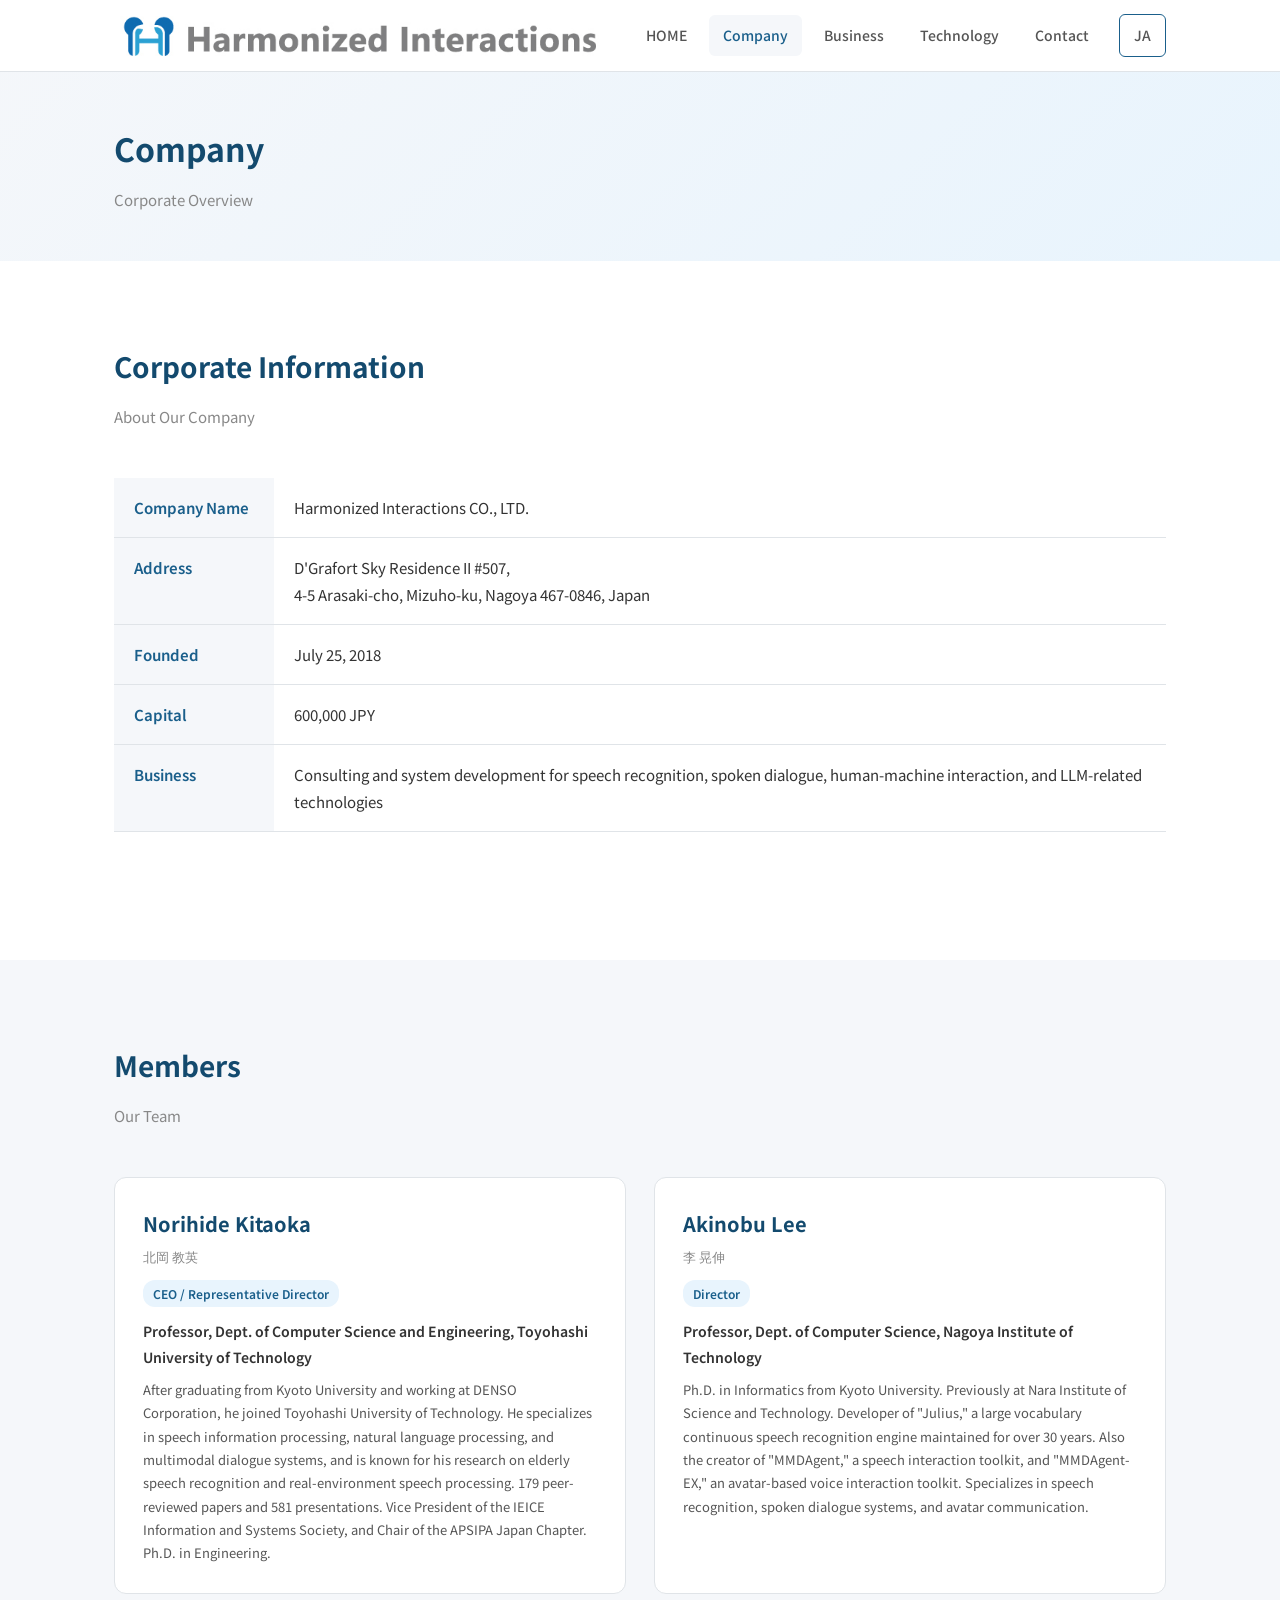
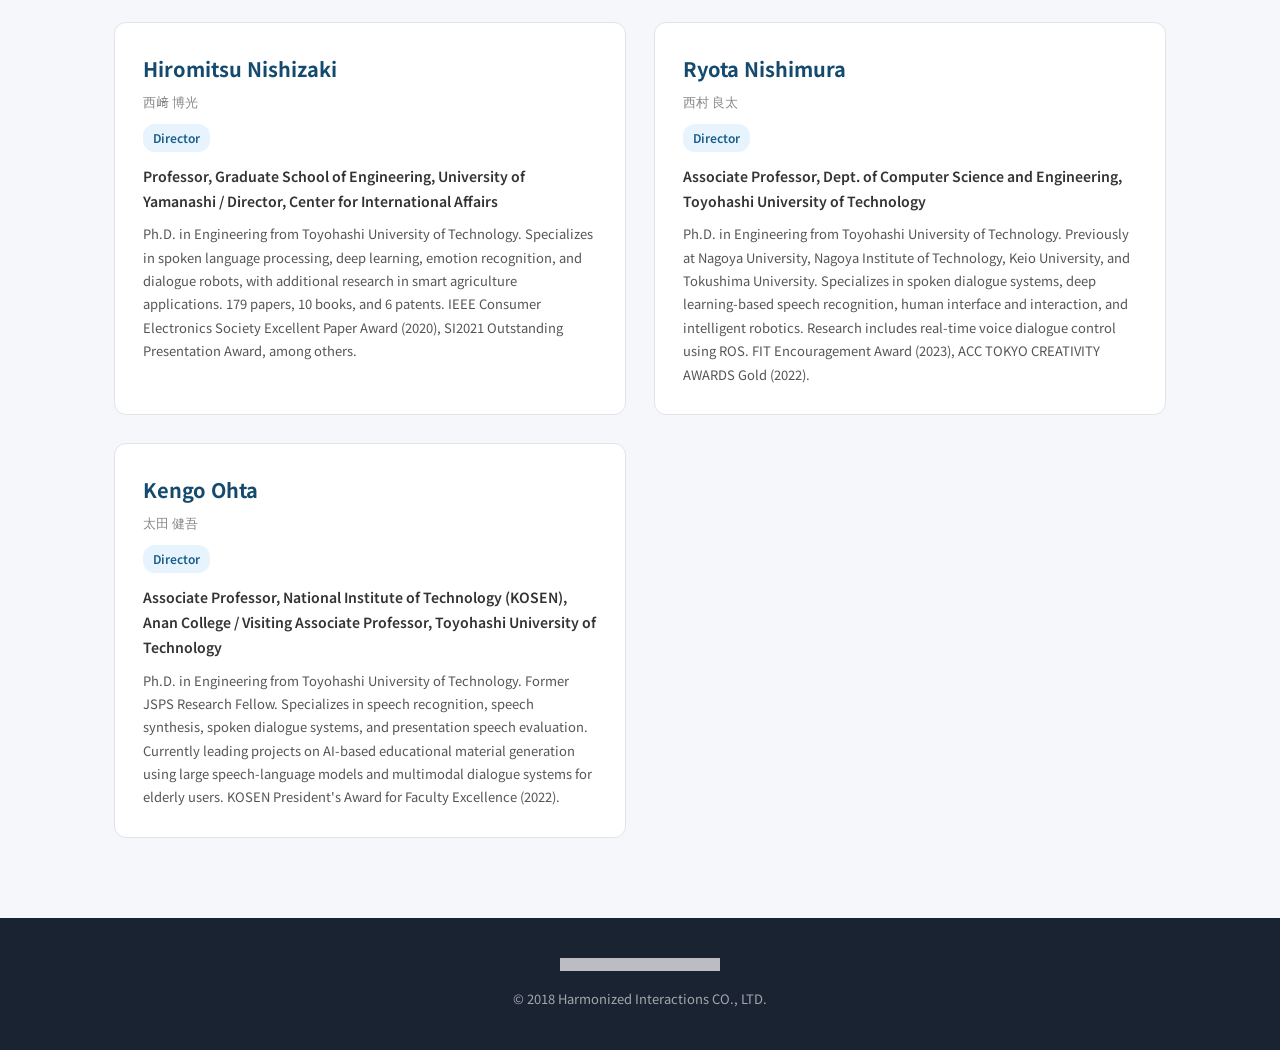
<file: en/company.html>
<!DOCTYPE html>
<html lang="en">
<head>
  <meta charset="UTF-8">
  <meta name="viewport" content="width=device-width, initial-scale=1.0">
  <title>Company - Harmonized Interactions</title>
  <meta name="description" content="Company overview and team members of Harmonized Interactions CO., LTD.">
  <link rel="preconnect" href="https://fonts.googleapis.com">
  <link rel="preconnect" href="https://fonts.gstatic.com" crossorigin>
  <link href="https://fonts.googleapis.com/css2?family=Noto+Sans+JP:wght@400;500;700&family=Noto+Sans:wght@400;500;700&display=swap" rel="stylesheet">
  <link rel="stylesheet" href="../assets/css/style.css">
</head>
<body>

  <header class="site-header">
    <div class="header-inner">
      <a href="/en/" class="header-logo"><img src="../assets/img/logo.jpg" alt="Harmonized Interactions"></a>
      <button class="hamburger" aria-label="Menu"><span></span><span></span><span></span></button>
      <nav class="header-nav">
        <a href="/en/">HOME</a>
        <a href="company.html" class="active">Company</a>
        <a href="business.html">Business</a>
        <a href="technology.html">Technology</a>
        <a href="contact.html">Contact</a>
        <a href="/company.html" class="lang-switch">JA</a>
      </nav>
    </div>
  </header>

  <section class="page-header">
    <div class="container">
      <h1>Company</h1>
      <p>Corporate Overview</p>
    </div>
  </section>

  <section class="section">
    <div class="container">
      <h2 class="section-title">Corporate Information</h2>
      <p class="section-subtitle">About Our Company</p>
      <table class="info-table">
        <tr><th>Company Name</th><td>Harmonized Interactions CO., LTD.</td></tr>
        <tr><th>Address</th><td>D'Grafort Sky Residence II #507,<br>4-5 Arasaki-cho, Mizuho-ku, Nagoya 467-0846, Japan</td></tr>
        <tr><th>Founded</th><td>July 25, 2018</td></tr>
        <tr><th>Capital</th><td>600,000 JPY</td></tr>
        <tr><th>Business</th><td>Consulting and system development for speech recognition, spoken dialogue, human-machine interaction, and LLM-related technologies</td></tr>
      </table>
    </div>
  </section>

  <section class="section section--alt">
    <div class="container">
      <h2 class="section-title">Members</h2>
      <p class="section-subtitle">Our Team</p>
      <div class="members-grid">

        <div class="member-card">
          <div class="member-name">Norihide Kitaoka</div>
          <div class="member-name-en">北岡 教英</div>
          <span class="member-role">CEO / Representative Director</span>
          <div class="member-affiliation">Professor, Dept. of Computer Science and Engineering, Toyohashi University of Technology</div>
          <p class="member-desc">
            After graduating from Kyoto University and working at DENSO Corporation, he joined Toyohashi University of Technology.
            He specializes in speech information processing, natural language processing, and multimodal dialogue systems,
            and is known for his research on elderly speech recognition and real-environment speech processing.
            179 peer-reviewed papers and 581 presentations.
            Vice President of the IEICE Information and Systems Society,
            and Chair of the APSIPA Japan Chapter. Ph.D. in Engineering.
          </p>
        </div>

        <div class="member-card">
          <div class="member-name">Akinobu Lee</div>
          <div class="member-name-en">李 晃伸</div>
          <span class="member-role">Director</span>
          <div class="member-affiliation">Professor, Dept. of Computer Science, Nagoya Institute of Technology</div>
          <p class="member-desc">
            Ph.D. in Informatics from Kyoto University. Previously at Nara Institute of Science and Technology.
            Developer of "Julius," a large vocabulary continuous speech recognition engine maintained for over 30 years.
            Also the creator of "MMDAgent," a speech interaction toolkit, and
            "MMDAgent-EX," an avatar-based voice interaction toolkit.
            Specializes in speech recognition, spoken dialogue systems, and avatar communication.
          </p>
        </div>

        <div class="member-card">
          <div class="member-name">Hiromitsu Nishizaki</div>
          <div class="member-name-en">西﨑 博光</div>
          <span class="member-role">Director</span>
          <div class="member-affiliation">Professor, Graduate School of Engineering, University of Yamanashi / Director, Center for International Affairs</div>
          <p class="member-desc">
            Ph.D. in Engineering from Toyohashi University of Technology.
            Specializes in spoken language processing, deep learning, emotion recognition, and dialogue robots,
            with additional research in smart agriculture applications.
            179 papers, 10 books, and 6 patents.
            IEEE Consumer Electronics Society Excellent Paper Award (2020),
            SI2021 Outstanding Presentation Award, among others.
          </p>
        </div>

        <div class="member-card">
          <div class="member-name">Ryota Nishimura</div>
          <div class="member-name-en">西村 良太</div>
          <span class="member-role">Director</span>
          <div class="member-affiliation">Associate Professor, Dept. of Computer Science and Engineering, Toyohashi University of Technology</div>
          <p class="member-desc">
            Ph.D. in Engineering from Toyohashi University of Technology.
            Previously at Nagoya University, Nagoya Institute of Technology, Keio University, and Tokushima University.
            Specializes in spoken dialogue systems, deep learning-based speech recognition,
            human interface and interaction, and intelligent robotics.
            Research includes real-time voice dialogue control using ROS.
            FIT Encouragement Award (2023), ACC TOKYO CREATIVITY AWARDS Gold (2022).
          </p>
        </div>

        <div class="member-card">
          <div class="member-name">Kengo Ohta</div>
          <div class="member-name-en">太田 健吾</div>
          <span class="member-role">Director</span>
          <div class="member-affiliation">Associate Professor, National Institute of Technology (KOSEN), Anan College / Visiting Associate Professor, Toyohashi University of Technology</div>
          <p class="member-desc">
            Ph.D. in Engineering from Toyohashi University of Technology. Former JSPS Research Fellow.
            Specializes in speech recognition, speech synthesis, spoken dialogue systems, and presentation speech evaluation.
            Currently leading projects on AI-based educational material generation using large speech-language models
            and multimodal dialogue systems for elderly users.
            KOSEN President's Award for Faculty Excellence (2022).
          </p>
        </div>

      </div>
    </div>
  </section>

  <footer class="site-footer">
    <div class="container">
      <img src="../assets/img/logo.jpg" alt="Harmonized Interactions" class="footer-logo">
      <p>&copy; 2018 Harmonized Interactions CO., LTD.</p>
    </div>
  </footer>

  <script src="../assets/js/main.js"></script>
</body>
</html>
</file>
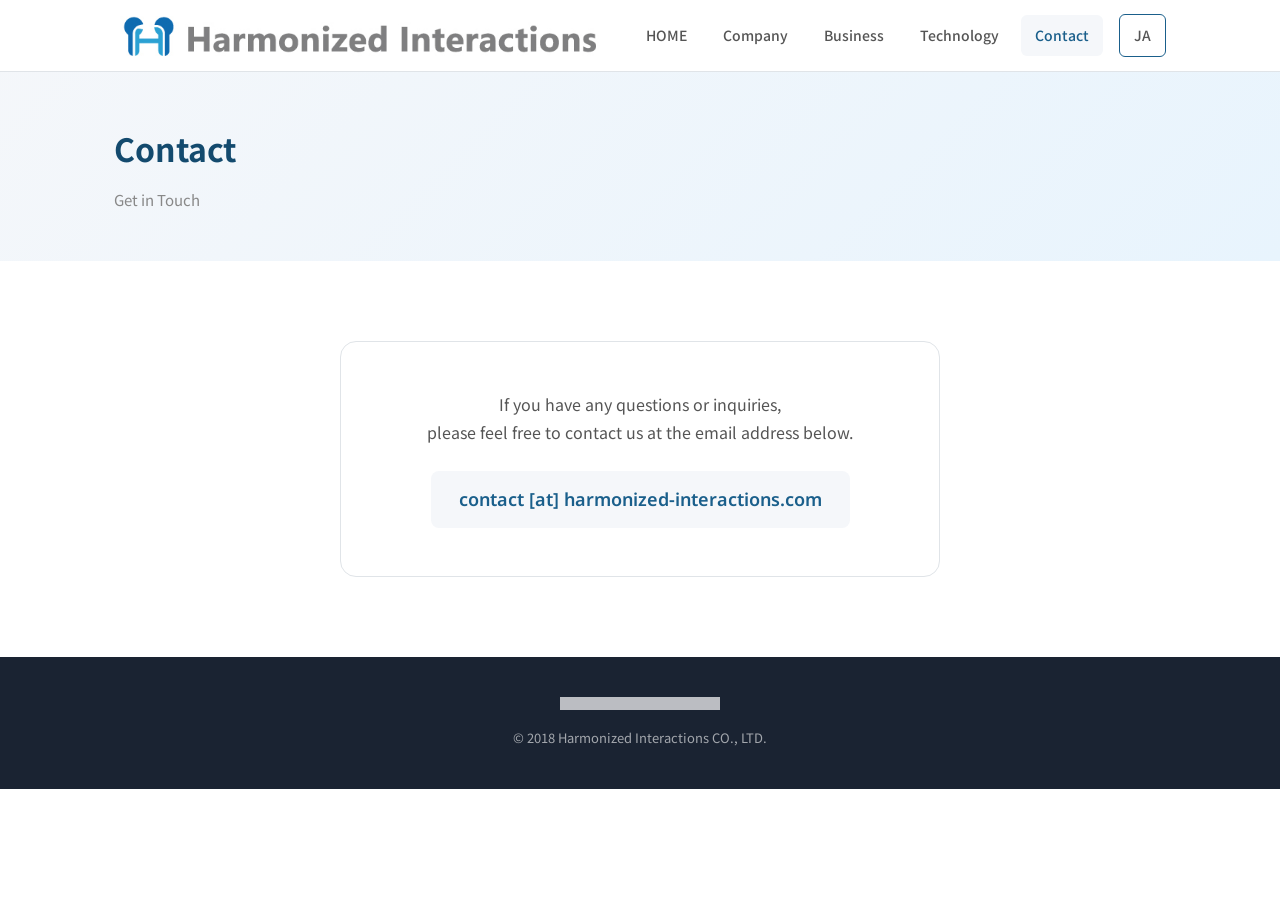
<file: en/contact.html>
<!DOCTYPE html>
<html lang="en">
<head>
  <meta charset="UTF-8">
  <meta name="viewport" content="width=device-width, initial-scale=1.0">
  <title>Contact - Harmonized Interactions</title>
  <meta name="description" content="Contact Harmonized Interactions CO., LTD.">
  <link rel="preconnect" href="https://fonts.googleapis.com">
  <link rel="preconnect" href="https://fonts.gstatic.com" crossorigin>
  <link href="https://fonts.googleapis.com/css2?family=Noto+Sans+JP:wght@400;500;700&family=Noto+Sans:wght@400;500;700&display=swap" rel="stylesheet">
  <link rel="stylesheet" href="../assets/css/style.css">
</head>
<body>

  <header class="site-header">
    <div class="header-inner">
      <a href="/en/" class="header-logo"><img src="../assets/img/logo.jpg" alt="Harmonized Interactions"></a>
      <button class="hamburger" aria-label="Menu"><span></span><span></span><span></span></button>
      <nav class="header-nav">
        <a href="/en/">HOME</a>
        <a href="company.html">Company</a>
        <a href="business.html">Business</a>
        <a href="technology.html">Technology</a>
        <a href="contact.html" class="active">Contact</a>
        <a href="/contact.html" class="lang-switch">JA</a>
      </nav>
    </div>
  </header>

  <section class="page-header">
    <div class="container">
      <h1>Contact</h1>
      <p>Get in Touch</p>
    </div>
  </section>

  <section class="section">
    <div class="container">
      <div class="contact-box">
        <p>
          If you have any questions or inquiries,<br>
          please feel free to contact us at the email address below.
        </p>
        <div class="contact-email">
          contact [at] harmonized-interactions.com
        </div>
      </div>
    </div>
  </section>

  <footer class="site-footer">
    <div class="container">
      <img src="../assets/img/logo.jpg" alt="Harmonized Interactions" class="footer-logo">
      <p>&copy; 2018 Harmonized Interactions CO., LTD.</p>
    </div>
  </footer>

  <script src="../assets/js/main.js"></script>
</body>
</html>
</file>
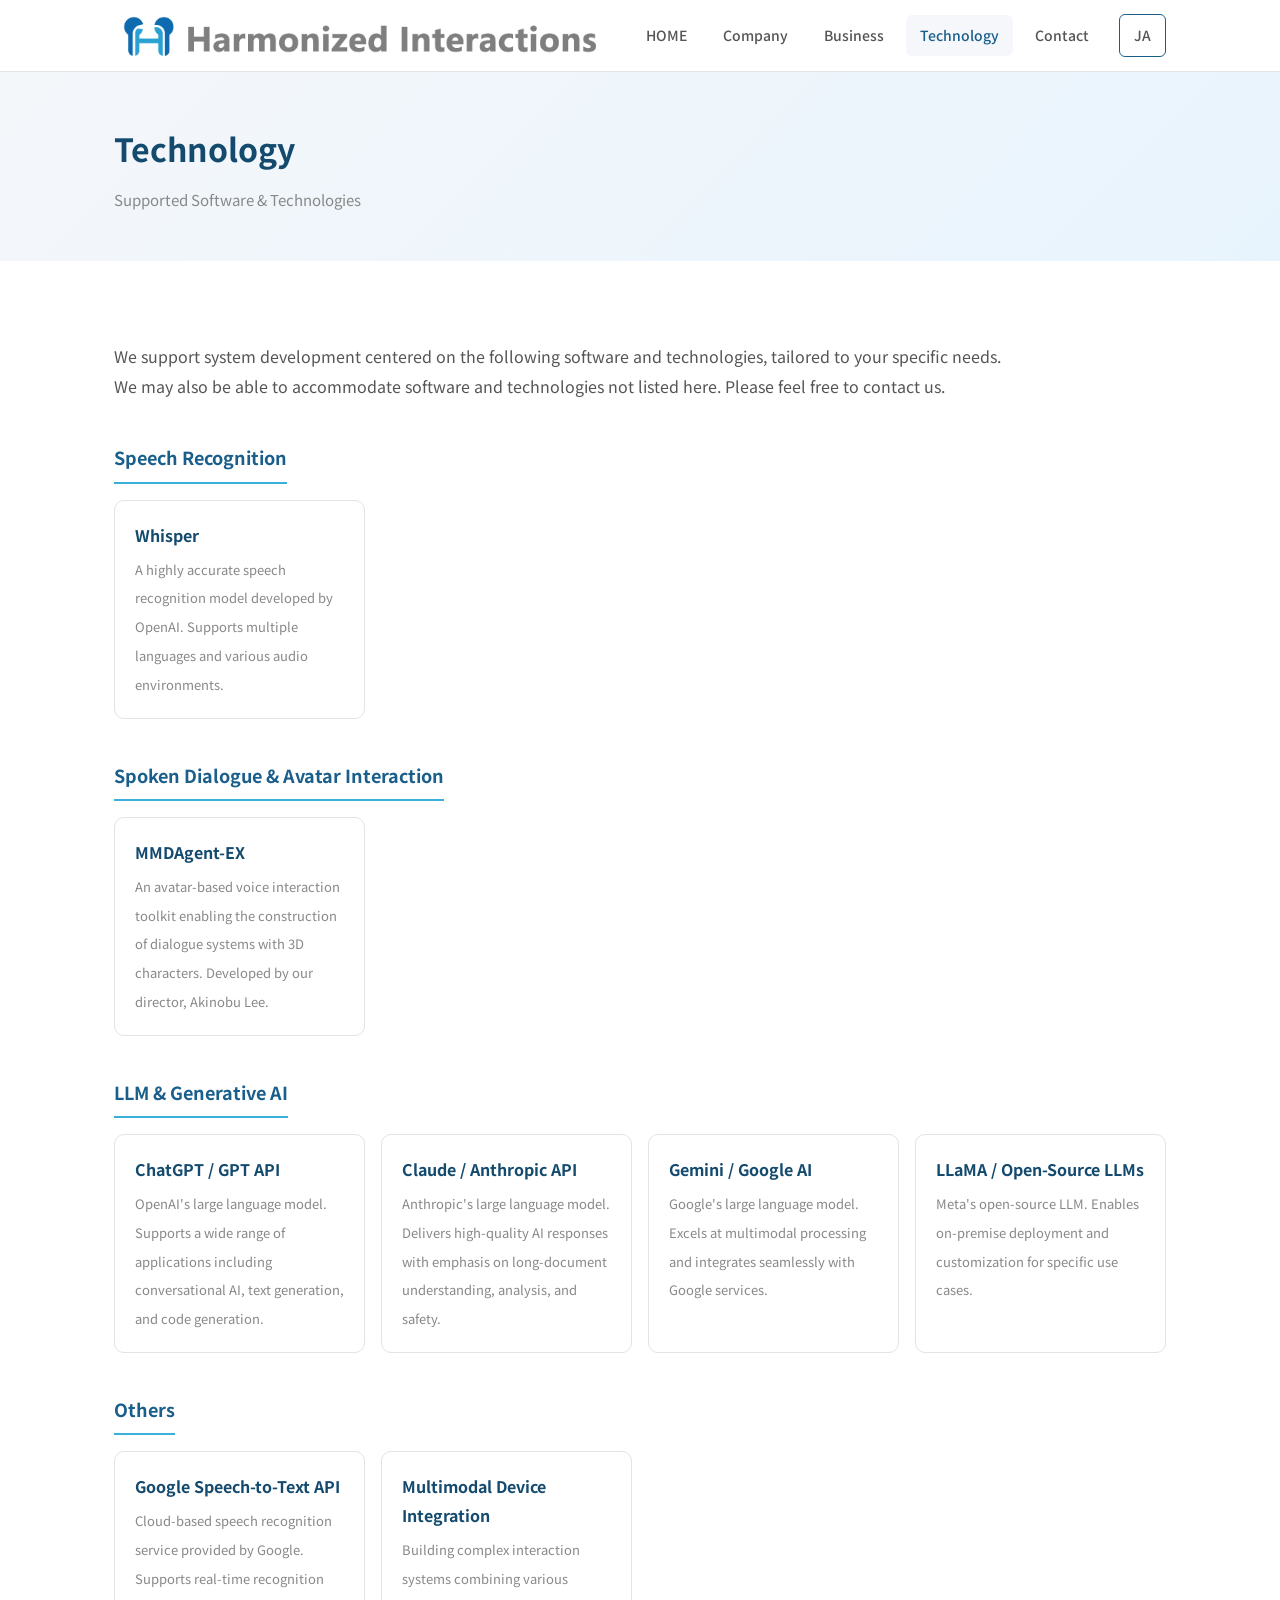
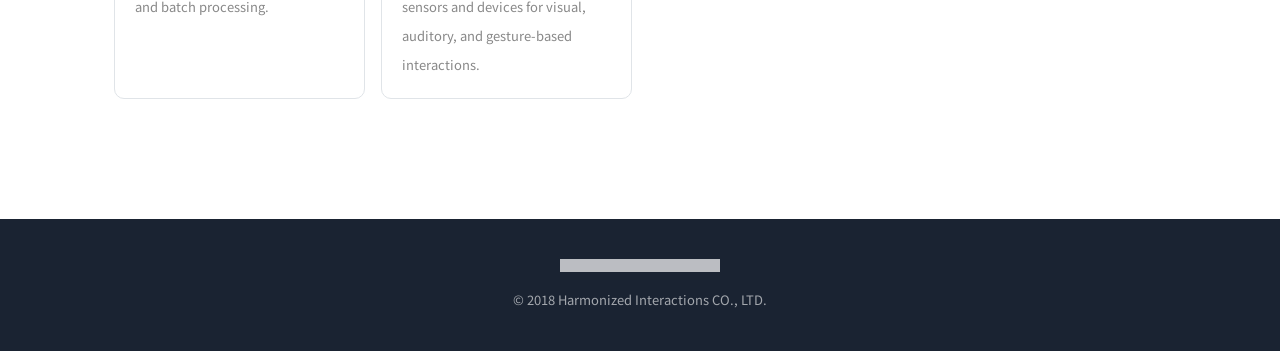
<file: en/technology.html>
<!DOCTYPE html>
<html lang="en">
<head>
  <meta charset="UTF-8">
  <meta name="viewport" content="width=device-width, initial-scale=1.0">
  <title>Technology - Harmonized Interactions</title>
  <meta name="description" content="Software and technologies supported by Harmonized Interactions">
  <link rel="preconnect" href="https://fonts.googleapis.com">
  <link rel="preconnect" href="https://fonts.gstatic.com" crossorigin>
  <link href="https://fonts.googleapis.com/css2?family=Noto+Sans+JP:wght@400;500;700&family=Noto+Sans:wght@400;500;700&display=swap" rel="stylesheet">
  <link rel="stylesheet" href="../assets/css/style.css">
</head>
<body>

  <header class="site-header">
    <div class="header-inner">
      <a href="/en/" class="header-logo"><img src="../assets/img/logo.jpg" alt="Harmonized Interactions"></a>
      <button class="hamburger" aria-label="Menu"><span></span><span></span><span></span></button>
      <nav class="header-nav">
        <a href="/en/">HOME</a>
        <a href="company.html">Company</a>
        <a href="business.html">Business</a>
        <a href="technology.html" class="active">Technology</a>
        <a href="contact.html">Contact</a>
        <a href="/technology.html" class="lang-switch">JA</a>
      </nav>
    </div>
  </header>

  <section class="page-header">
    <div class="container">
      <h1>Technology</h1>
      <p>Supported Software &amp; Technologies</p>
    </div>
  </section>

  <section class="section">
    <div class="container">
      <p class="section-lead">
        We support system development centered on the following software and technologies, tailored to your specific needs.<br>
        We may also be able to accommodate software and technologies not listed here. Please feel free to contact us.
      </p>

      <div class="tech-category">
        <h3>Speech Recognition</h3>
        <ul class="tech-list">
          <li class="tech-item">
            <strong>Whisper</strong>
            <span>A highly accurate speech recognition model developed by OpenAI. Supports multiple languages and various audio environments.</span>
          </li>
        </ul>
      </div>

      <div class="tech-category">
        <h3>Spoken Dialogue &amp; Avatar Interaction</h3>
        <ul class="tech-list">
          <li class="tech-item">
            <strong>MMDAgent-EX</strong>
            <span>An avatar-based voice interaction toolkit enabling the construction of dialogue systems with 3D characters. Developed by our director, Akinobu Lee.</span>
          </li>
        </ul>
      </div>

      <div class="tech-category">
        <h3>LLM &amp; Generative AI</h3>
        <ul class="tech-list">
          <li class="tech-item">
            <strong>ChatGPT / GPT API</strong>
            <span>OpenAI's large language model. Supports a wide range of applications including conversational AI, text generation, and code generation.</span>
          </li>
          <li class="tech-item">
            <strong>Claude / Anthropic API</strong>
            <span>Anthropic's large language model. Delivers high-quality AI responses with emphasis on long-document understanding, analysis, and safety.</span>
          </li>
          <li class="tech-item">
            <strong>Gemini / Google AI</strong>
            <span>Google's large language model. Excels at multimodal processing and integrates seamlessly with Google services.</span>
          </li>
          <li class="tech-item">
            <strong>LLaMA / Open-Source LLMs</strong>
            <span>Meta's open-source LLM. Enables on-premise deployment and customization for specific use cases.</span>
          </li>
        </ul>
      </div>

      <div class="tech-category">
        <h3>Others</h3>
        <ul class="tech-list">
          <li class="tech-item">
            <strong>Google Speech-to-Text API</strong>
            <span>Cloud-based speech recognition service provided by Google. Supports real-time recognition and batch processing.</span>
          </li>
          <li class="tech-item">
            <strong>Multimodal Device Integration</strong>
            <span>Building complex interaction systems combining various sensors and devices for visual, auditory, and gesture-based interactions.</span>
          </li>
        </ul>
      </div>

    </div>
  </section>

  <footer class="site-footer">
    <div class="container">
      <img src="../assets/img/logo.jpg" alt="Harmonized Interactions" class="footer-logo">
      <p>&copy; 2018 Harmonized Interactions CO., LTD.</p>
    </div>
  </footer>

  <script src="../assets/js/main.js"></script>
</body>
</html>
</file>
<file: assets/css/style.css>
/* ============================================
   Harmonized Interactions - Corporate Site
   ============================================ */

:root {
  --primary: #1A5F8B;
  --primary-dark: #134A6E;
  --secondary: #3AAFDA;
  --secondary-light: #6CC4E4;
  --text: #333333;
  --text-light: #555555;
  --text-muted: #888888;
  --bg-white: #FFFFFF;
  --bg-light: #F5F7FA;
  --bg-dark: #1A2332;
  --border: #E0E4E8;
  --shadow: rgba(26, 95, 139, 0.1);
  --font-ja: 'Noto Sans JP', sans-serif;
  --font-en: 'Noto Sans', sans-serif;
  --max-width: 1100px;
  --header-height: 72px;
}

/* Reset & Base */
*, *::before, *::after { box-sizing: border-box; margin: 0; padding: 0; }

html { scroll-behavior: smooth; scroll-padding-top: var(--header-height); }

body {
  font-family: var(--font-ja);
  color: var(--text);
  line-height: 1.8;
  background: var(--bg-white);
  -webkit-font-smoothing: antialiased;
}

a { color: var(--primary); text-decoration: none; transition: color 0.2s; }
a:hover { color: var(--secondary); }

img { max-width: 100%; height: auto; display: block; }

.container { max-width: var(--max-width); margin: 0 auto; padding: 0 24px; }

/* ---- Header ---- */
.site-header {
  position: fixed;
  top: 0; left: 0; right: 0;
  height: var(--header-height);
  background: rgba(255,255,255,0.97);
  backdrop-filter: blur(8px);
  border-bottom: 1px solid var(--border);
  z-index: 1000;
}

.header-inner {
  max-width: var(--max-width);
  margin: 0 auto;
  padding: 0 24px;
  height: 100%;
  display: flex;
  align-items: center;
  justify-content: space-between;
}

.header-logo img { height: 40px; width: auto; }

.header-nav { display: flex; align-items: center; gap: 8px; }

.header-nav a {
  font-size: 14px;
  font-weight: 500;
  color: var(--text-light);
  padding: 8px 14px;
  border-radius: 6px;
  transition: background 0.2s, color 0.2s;
}

.header-nav a:hover,
.header-nav a.active {
  color: var(--primary);
  background: var(--bg-light);
}

.lang-switch {
  font-size: 13px;
  font-weight: 600;
  color: var(--primary);
  border: 1.5px solid var(--primary);
  padding: 5px 12px;
  border-radius: 20px;
  margin-left: 8px;
  transition: background 0.2s, color 0.2s;
}

.lang-switch:hover {
  background: var(--primary);
  color: #fff;
}

/* Hamburger */
.hamburger {
  display: none;
  flex-direction: column;
  gap: 5px;
  background: none;
  border: none;
  cursor: pointer;
  padding: 8px;
}

.hamburger span {
  display: block;
  width: 24px;
  height: 2px;
  background: var(--text);
  border-radius: 2px;
  transition: transform 0.3s, opacity 0.3s;
}

.hamburger.open span:nth-child(1) { transform: rotate(45deg) translate(5px, 5px); }
.hamburger.open span:nth-child(2) { opacity: 0; }
.hamburger.open span:nth-child(3) { transform: rotate(-45deg) translate(5px, -5px); }

/* ---- Hero ---- */
.hero {
  padding: 160px 0 100px;
  background: linear-gradient(135deg, var(--bg-light) 0%, #E8F4FD 100%);
  text-align: center;
}

.hero-logo { max-width: 200px; margin: 0 auto 32px; }

.hero h1 {
  font-size: 28px;
  font-weight: 700;
  color: var(--primary-dark);
  line-height: 1.5;
  margin-bottom: 20px;
}

.hero p {
  font-size: 16px;
  color: var(--text-light);
  max-width: 640px;
  margin: 0 auto;
  line-height: 1.9;
}

/* ---- Sections ---- */
.section {
  padding: 80px 0;
}

.section--alt {
  background: var(--bg-light);
}

.section-title {
  font-size: 28px;
  font-weight: 700;
  color: var(--primary-dark);
  margin-bottom: 12px;
}

.section-subtitle {
  font-size: 15px;
  color: var(--text-muted);
  margin-bottom: 48px;
}

.section-lead {
  font-size: 16px;
  color: var(--text-light);
  margin-bottom: 40px;
  line-height: 1.9;
}

/* ---- Company Info Table ---- */
.info-table {
  width: 100%;
  border-collapse: collapse;
  margin-bottom: 48px;
}

.info-table th,
.info-table td {
  padding: 16px 20px;
  border-bottom: 1px solid var(--border);
  text-align: left;
  font-size: 15px;
  vertical-align: top;
}

.info-table th {
  width: 160px;
  font-weight: 600;
  color: var(--primary);
  background: var(--bg-light);
  white-space: nowrap;
}

/* ---- Member Cards ---- */
.members-grid {
  display: grid;
  grid-template-columns: repeat(auto-fill, minmax(480px, 1fr));
  gap: 28px;
}

.member-card {
  background: var(--bg-white);
  border: 1px solid var(--border);
  border-radius: 12px;
  padding: 28px;
  transition: box-shadow 0.3s;
}

.member-card:hover {
  box-shadow: 0 8px 24px var(--shadow);
}

.member-name {
  font-size: 20px;
  font-weight: 700;
  color: var(--primary-dark);
  margin-bottom: 4px;
}

.member-name-en {
  font-size: 13px;
  color: var(--text-muted);
  font-family: var(--font-en);
  margin-bottom: 8px;
}

.member-role {
  display: inline-block;
  font-size: 12px;
  font-weight: 600;
  color: var(--primary);
  background: #E8F4FD;
  padding: 3px 10px;
  border-radius: 12px;
  margin-bottom: 12px;
}

.member-affiliation {
  font-size: 14px;
  font-weight: 600;
  color: var(--text);
  margin-bottom: 8px;
}

.member-desc {
  font-size: 13px;
  color: var(--text-light);
  line-height: 1.8;
}

/* ---- Business Cards ---- */
.business-grid {
  display: grid;
  grid-template-columns: repeat(auto-fill, minmax(320px, 1fr));
  gap: 24px;
}

.business-card {
  background: var(--bg-white);
  border: 1px solid var(--border);
  border-radius: 12px;
  padding: 28px;
  transition: box-shadow 0.3s, transform 0.3s;
}

.business-card:hover {
  box-shadow: 0 8px 24px var(--shadow);
  transform: translateY(-2px);
}

.business-icon {
  width: 48px;
  height: 48px;
  background: linear-gradient(135deg, var(--primary), var(--secondary));
  border-radius: 12px;
  display: flex;
  align-items: center;
  justify-content: center;
  margin-bottom: 16px;
  font-size: 24px;
  color: #fff;
}

.business-card h3 {
  font-size: 17px;
  font-weight: 700;
  color: var(--primary-dark);
  margin-bottom: 10px;
}

.business-card p {
  font-size: 14px;
  color: var(--text-light);
  line-height: 1.7;
}

/* ---- Technology ---- */
.tech-category {
  margin-bottom: 40px;
}

.tech-category h3 {
  font-size: 18px;
  font-weight: 700;
  color: var(--primary);
  margin-bottom: 16px;
  padding-bottom: 8px;
  border-bottom: 2px solid var(--secondary);
  display: inline-block;
}

.tech-list {
  display: grid;
  grid-template-columns: repeat(auto-fill, minmax(240px, 1fr));
  gap: 16px;
  list-style: none;
}

.tech-item {
  background: var(--bg-white);
  border: 1px solid var(--border);
  border-radius: 10px;
  padding: 20px;
  transition: box-shadow 0.3s;
}

.tech-item:hover {
  box-shadow: 0 4px 16px var(--shadow);
}

.tech-item strong {
  display: block;
  font-size: 16px;
  color: var(--primary-dark);
  margin-bottom: 4px;
}

.tech-item span {
  font-size: 13px;
  color: var(--text-muted);
}

/* ---- Contact ---- */
.contact-box {
  max-width: 600px;
  margin: 0 auto;
  text-align: center;
  background: var(--bg-white);
  border: 1px solid var(--border);
  border-radius: 16px;
  padding: 48px 40px;
}

.contact-box p {
  font-size: 16px;
  color: var(--text-light);
  margin-bottom: 24px;
  line-height: 1.8;
}

.contact-email {
  display: inline-block;
  font-size: 18px;
  font-weight: 600;
  color: var(--primary);
  background: var(--bg-light);
  padding: 12px 28px;
  border-radius: 8px;
  font-family: var(--font-en);
}

/* ---- Footer ---- */
.site-footer {
  background: var(--bg-dark);
  color: rgba(255,255,255,0.6);
  padding: 40px 0;
  text-align: center;
  font-size: 13px;
}

.footer-logo { max-width: 160px; margin: 0 auto 16px; filter: brightness(0) invert(1); opacity: 0.7; }

.site-footer a { color: rgba(255,255,255,0.8); }
.site-footer a:hover { color: #fff; }

/* ---- Page Header ---- */
.page-header {
  padding: 120px 0 48px;
  background: linear-gradient(135deg, var(--bg-light) 0%, #E8F4FD 100%);
}

.page-header h1 {
  font-size: 32px;
  font-weight: 700;
  color: var(--primary-dark);
  margin-bottom: 8px;
}

.page-header p {
  font-size: 15px;
  color: var(--text-muted);
}

/* ---- Responsive ---- */
@media (max-width: 768px) {
  :root { --header-height: 60px; }

  .hamburger { display: flex; }

  .header-nav {
    display: none;
    position: absolute;
    top: var(--header-height);
    left: 0; right: 0;
    background: var(--bg-white);
    flex-direction: column;
    padding: 16px 24px;
    border-bottom: 1px solid var(--border);
    box-shadow: 0 8px 24px var(--shadow);
  }

  .header-nav.open { display: flex; }

  .header-nav a { padding: 12px 0; font-size: 15px; }

  .lang-switch { margin: 8px 0 0; align-self: flex-start; }

  .hero { padding: 120px 0 64px; }
  .hero h1 { font-size: 22px; }
  .hero p { font-size: 14px; }

  .section { padding: 56px 0; }
  .section-title { font-size: 24px; }

  .members-grid { grid-template-columns: 1fr; }
  .business-grid { grid-template-columns: 1fr; }
  .tech-list { grid-template-columns: 1fr; }

  .info-table th { width: 120px; font-size: 13px; }
  .info-table td { font-size: 14px; }

  .page-header { padding: 100px 0 36px; }
  .page-header h1 { font-size: 26px; }

  .contact-box { padding: 32px 24px; }
}

@media (max-width: 480px) {
  .info-table th,
  .info-table td {
    display: block;
    width: 100%;
  }
  .info-table th { border-bottom: none; padding-bottom: 4px; }
  .info-table td { padding-top: 0; }
}
</file>
